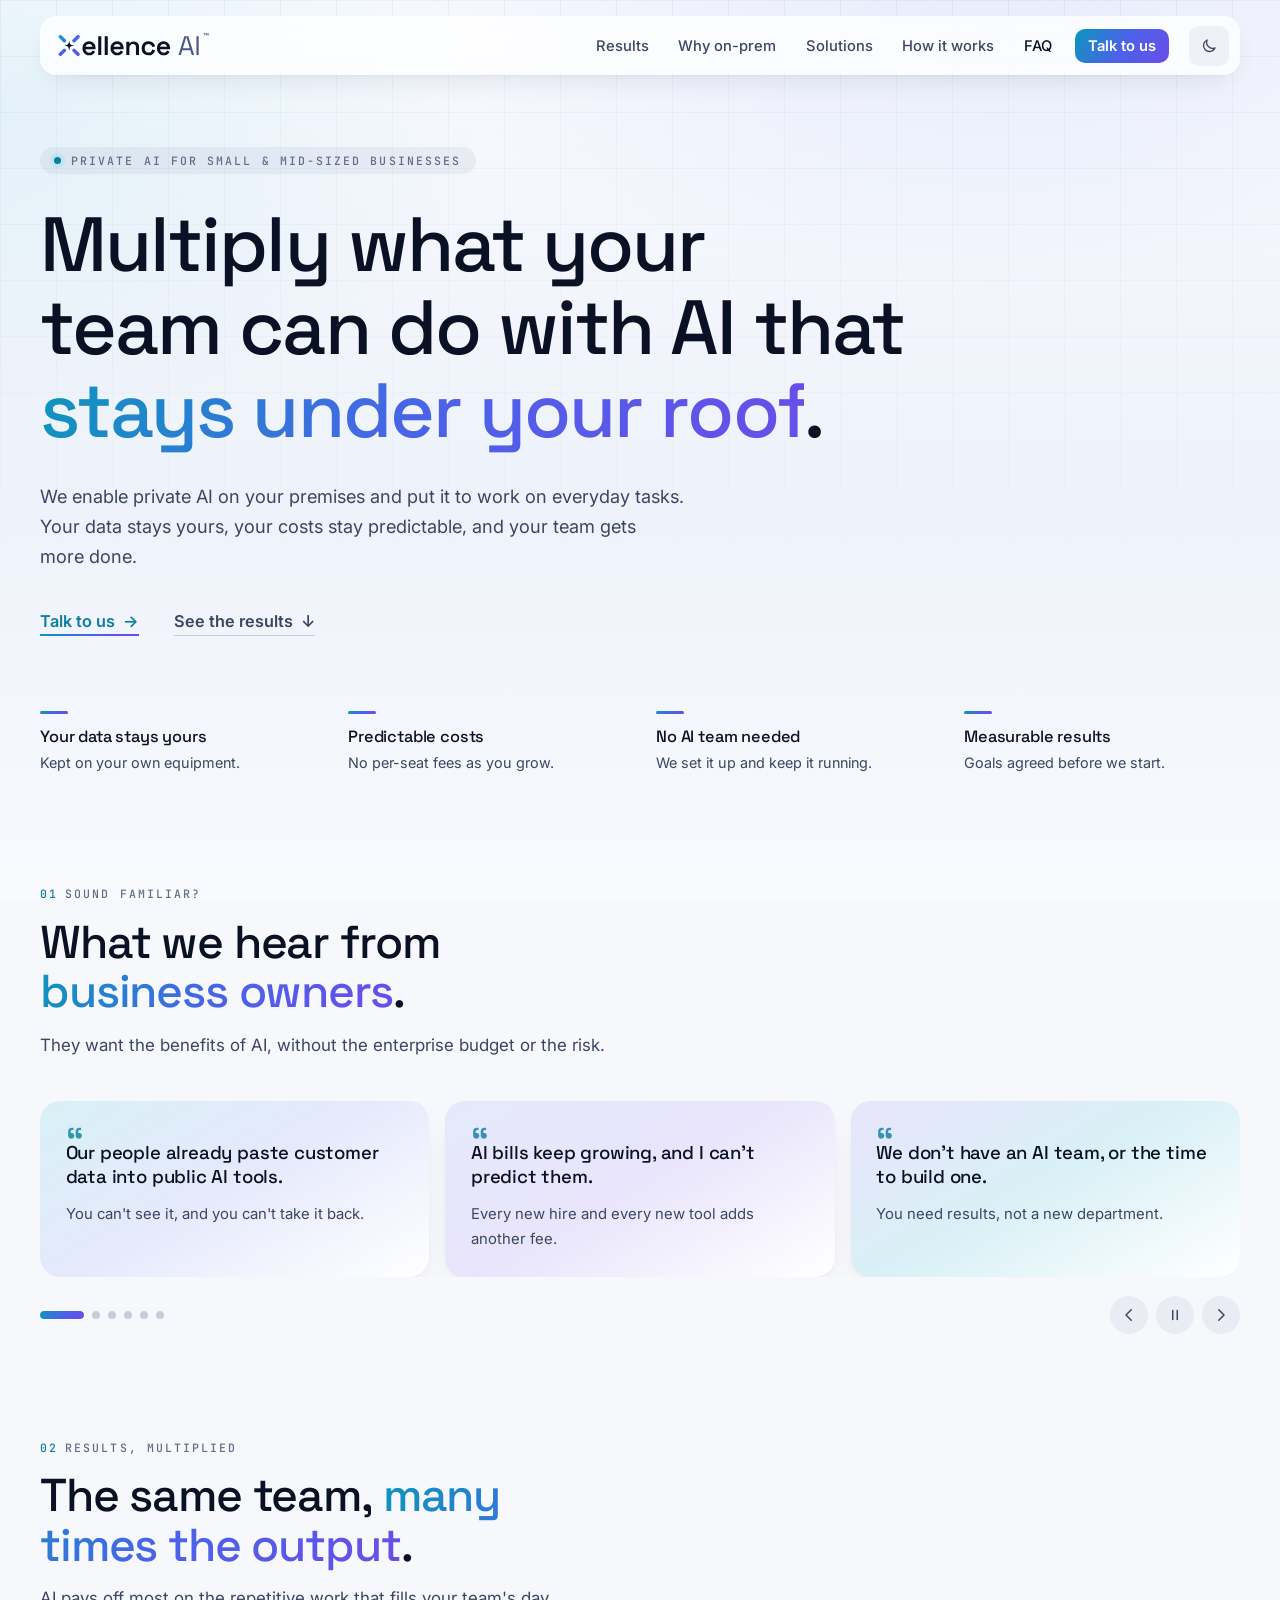
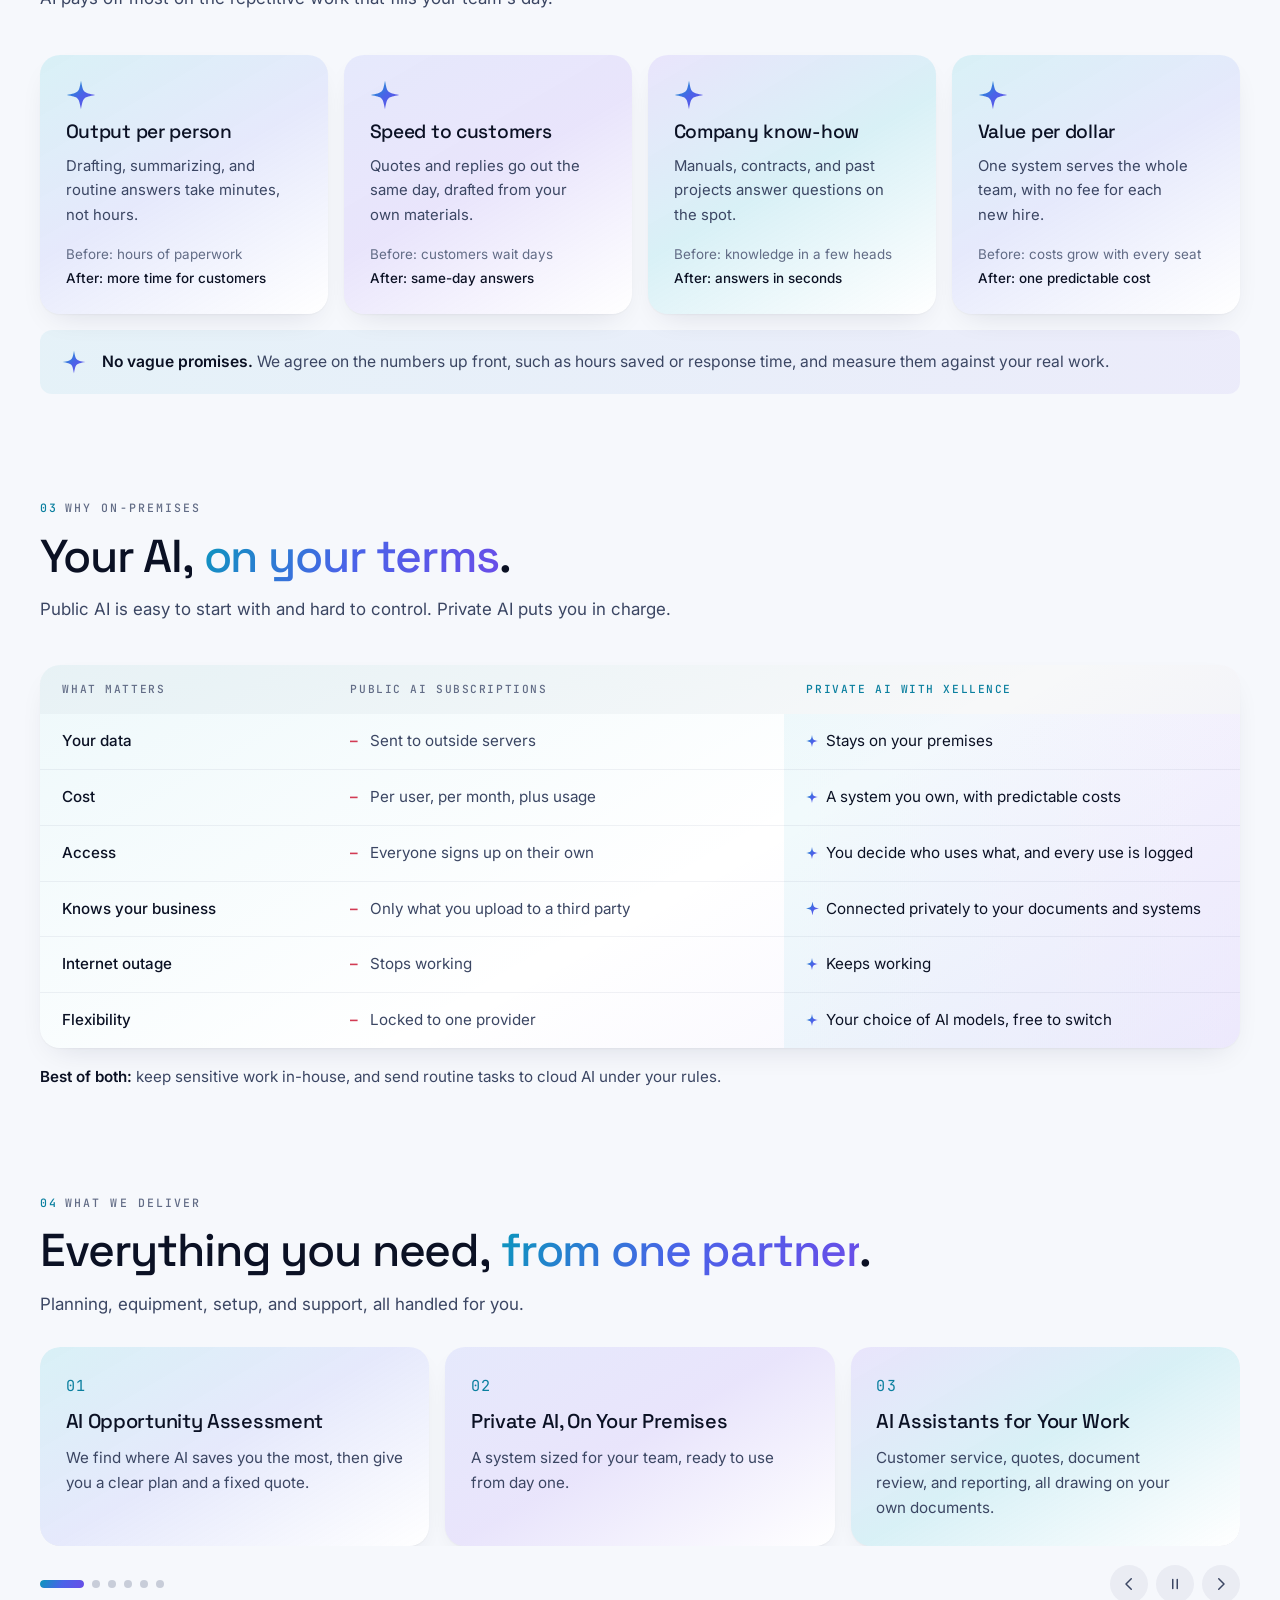
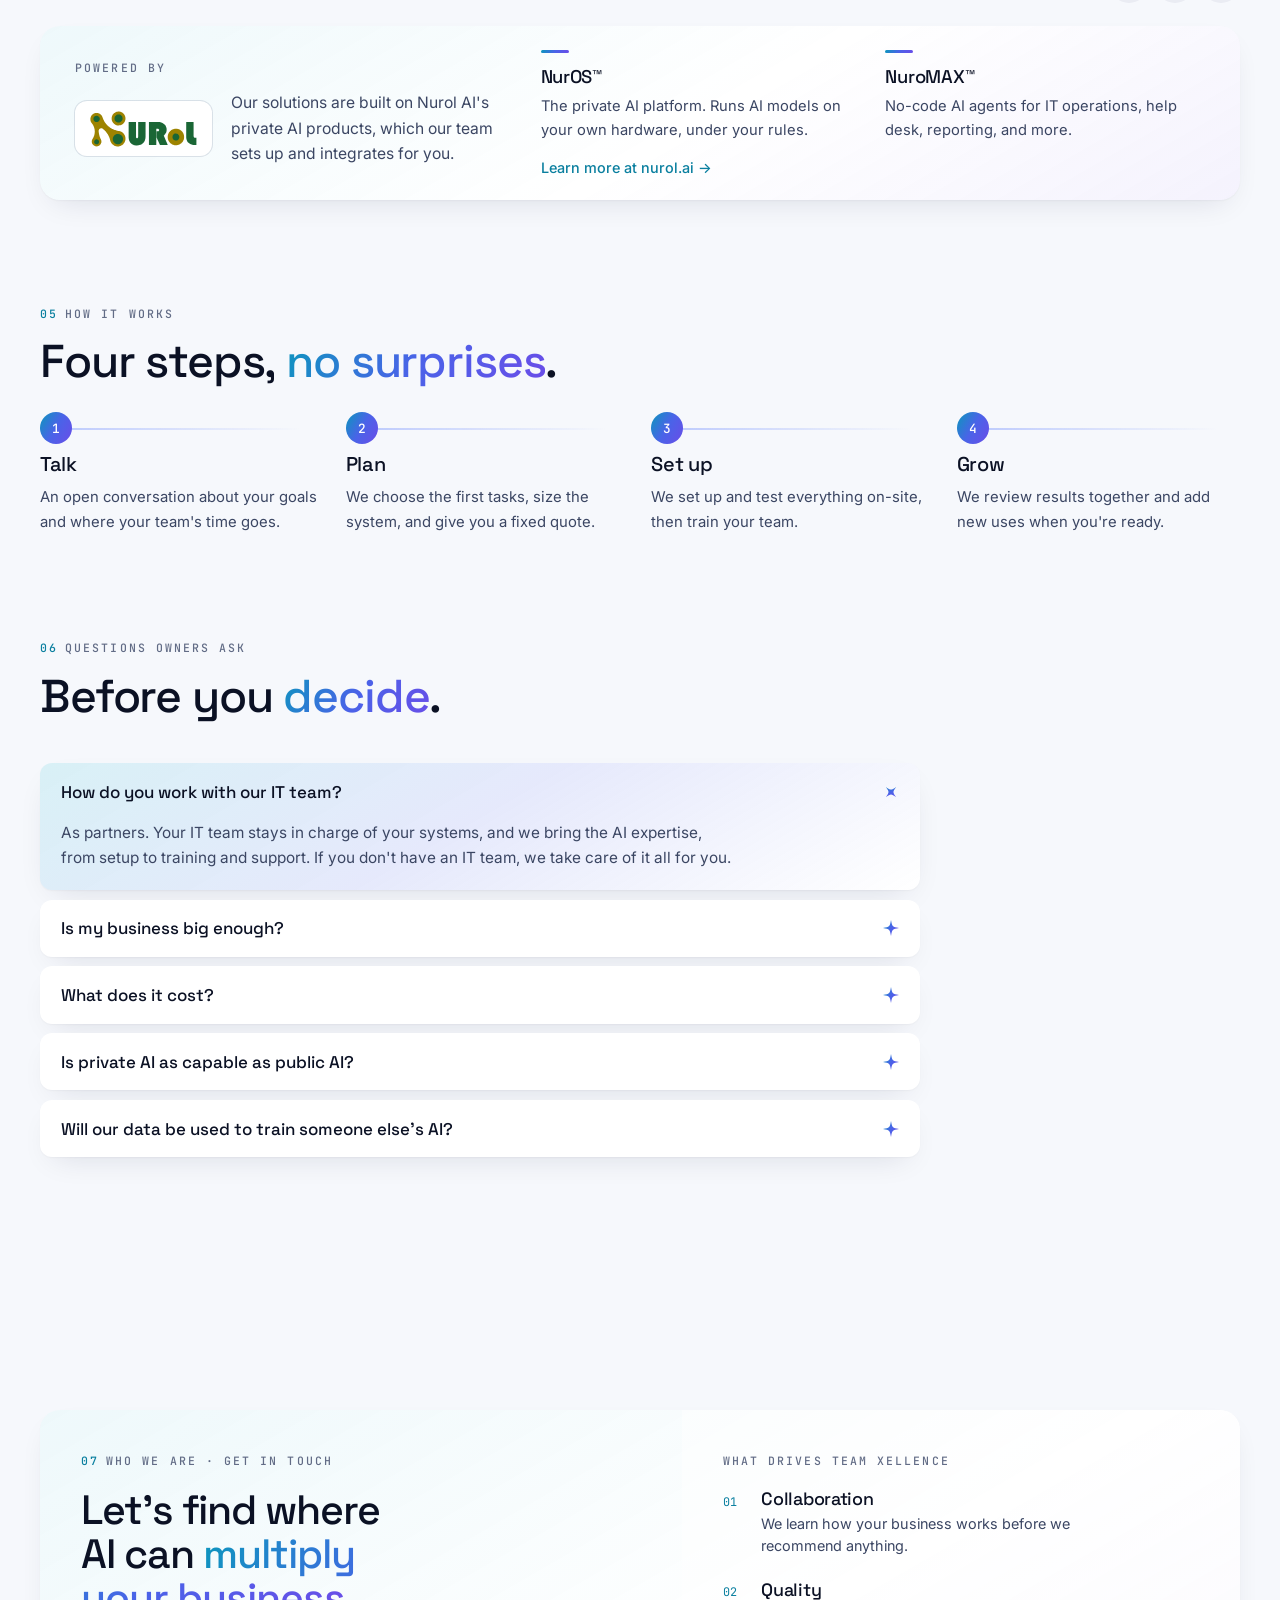
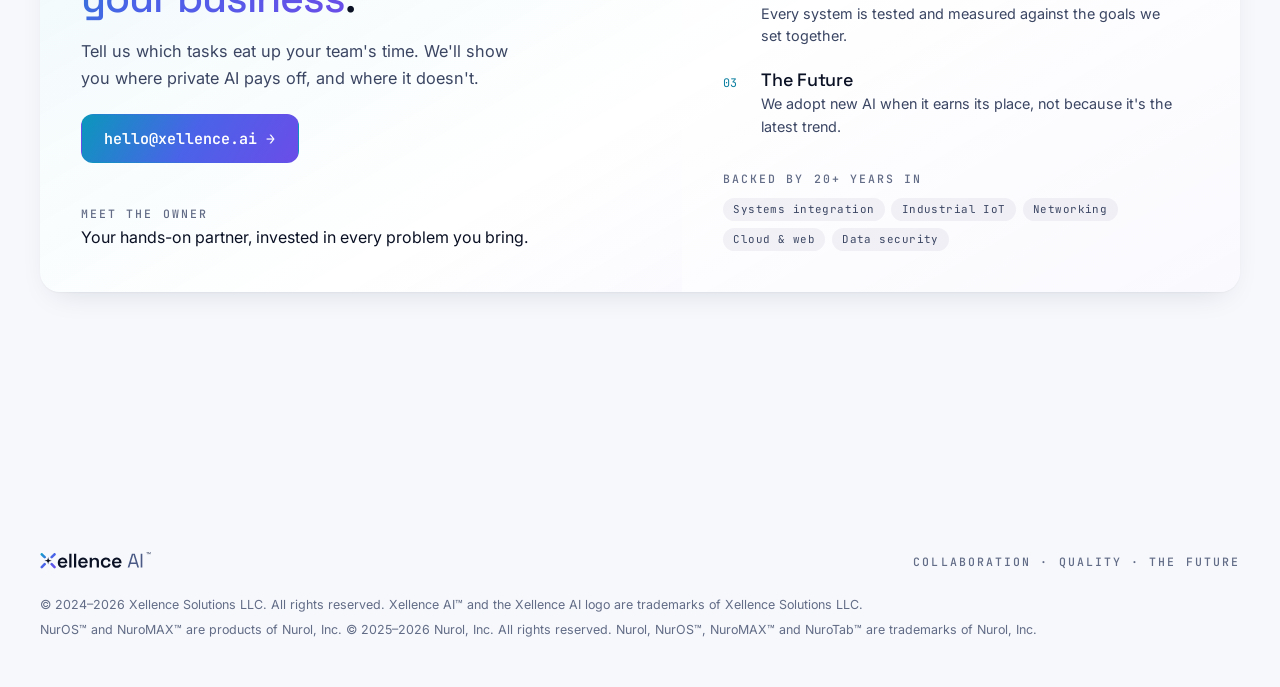
<file: index.html>
<!DOCTYPE html>
<html lang="en">
  <head>
    <meta charset="UTF-8" />
    <meta name="viewport" content="width=device-width, initial-scale=1.0" />
    <title>Xellence AI — Private AI for Small &amp; Mid-Sized Businesses</title>
    <meta
      name="description"
      content="Private, on-premises AI for small and mid-sized businesses. Your data stays yours, your costs stay predictable, and your team gets more done."
    />
    <link rel="canonical" href="https://xellence.ai/" />
    <meta name="theme-color" content="#070a16" />
    <script>
      // Old links to the profile section (xellence.ai/#profile) now go to the profile page.
      if (location.hash === '#profile') location.replace('./profile/');
    </script>
    <script>
      // Theme before first paint: saved choice, else the system setting.
      (function () {
        var t = null;
        try { t = localStorage.getItem('xl-theme'); } catch (e) {}
        if (t !== 'light' && t !== 'dark') t = matchMedia('(prefers-color-scheme: light)').matches ? 'light' : 'dark';
        document.documentElement.setAttribute('data-theme', t);
        document.querySelector('meta[name="theme-color"]').setAttribute('content', t === 'light' ? '#f6f8fc' : '#070a16');
      })();
    </script>
    <link rel="icon" type="image/svg+xml" href="./favicon.svg" />
    <link rel="icon" type="image/png" sizes="32x32" href="./images/favicon-32.png" />
    <link rel="apple-touch-icon" href="./images/apple-touch-icon-180.png" />
    <meta property="og:type" content="website" />
    <meta property="og:site_name" content="Xellence AI" />
    <meta property="og:url" content="https://xellence.ai/" />
    <meta property="og:title" content="Xellence AI — Private AI for Small &amp; Mid-Sized Businesses" />
    <meta property="og:description" content="Private, on-premises AI for small and mid-sized businesses. Your data stays yours, your costs stay predictable, and your team gets more done." />
    <meta property="og:image" content="https://xellence.ai/images/og-image-1200x630.png" />
    <meta property="og:image:width" content="1200" />
    <meta property="og:image:height" content="630" />
    <meta property="og:image:alt" content="Xellence AI: Private AI for small &amp; mid-sized businesses" />
    <meta name="twitter:card" content="summary_large_image" />
    <meta name="twitter:title" content="Xellence AI — Private AI for Small &amp; Mid-Sized Businesses" />
    <meta name="twitter:description" content="Private, on-premises AI for small and mid-sized businesses. Your data stays yours, your costs stay predictable, and your team gets more done." />
    <meta name="twitter:image" content="https://xellence.ai/images/og-image-1200x630.png" />
    <!-- Plain-text summaries for AI assistants and LLM crawlers -->
    <link rel="alternate" type="text/markdown" title="LLM summary" href="/llms.txt" />
    <link rel="alternate" type="text/markdown" title="LLM full content" href="/llms-full.txt" />
    <script type="application/ld+json">
      {
        "@context": "https://schema.org",
        "@graph": [
          {
            "@type": "Organization",
            "@id": "https://xellence.ai/#org",
            "name": "Xellence AI",
            "legalName": "Xellence Solutions LLC",
            "url": "https://xellence.ai/",
            "logo": "https://xellence.ai/images/mark-color-light-512.png",
            "image": "https://xellence.ai/images/og-image-1200x630.png",
            "email": "hello@xellence.ai",
            "description": "Private, on-premises AI for small and mid-sized businesses. Your data stays yours, your costs stay predictable, and your team gets more done.",
            "slogan": "Collaboration · Quality · The Future",
            "knowsAbout": [
              "Private AI",
              "On-premises AI",
              "AI assistants",
              "Systems integration",
              "Industrial IoT",
              "Networking",
              "Data security"
            ],
            "contactPoint": {
              "@type": "ContactPoint",
              "contactType": "sales",
              "email": "hello@xellence.ai"
            }
          },
          {
            "@type": "WebSite",
            "@id": "https://xellence.ai/#website",
            "url": "https://xellence.ai/",
            "name": "Xellence AI",
            "publisher": {
              "@id": "https://xellence.ai/#org"
            }
          },
          {
            "@type": "Person",
            "@id": "https://xellence.ai/#jeffrey-chang",
            "name": "Jeffrey Chang",
            "jobTitle": "Owner",
          "url": "https://xellence.ai/profile/",
          "sameAs": [
            "https://www.linkedin.com/in/jeffsschang/"
          ],
            "worksFor": {
              "@id": "https://xellence.ai/#org"
            },
            "image": "https://xellence.ai/jeffrey-chang.jpg"
          },
          {
            "@type": "FAQPage",
            "@id": "https://xellence.ai/#faq",
            "mainEntity": [
              {
                "@type": "Question",
                "name": "How do you work with our IT team?",
                "acceptedAnswer": {
                  "@type": "Answer",
                  "text": "As partners. Your IT team stays in charge of your systems, and we bring the AI expertise, from setup to training and support. If you don't have an IT team, we take care of it all for you."
                }
              },
              {
                "@type": "Question",
                "name": "Is my business big enough?",
                "acceptedAnswer": {
                  "@type": "Answer",
                  "text": "If several people spend their days on customers, documents, or reports, yes. We size the system to your team."
                }
              },
              {
                "@type": "Question",
                "name": "What does it cost?",
                "acceptedAnswer": {
                  "@type": "Answer",
                  "text": "It depends on your team and goals. After the assessment, you get a fixed quote for equipment, setup, and support, with no per-seat fees."
                }
              },
              {
                "@type": "Question",
                "name": "Is private AI as capable as public AI?",
                "acceptedAnswer": {
                  "@type": "Answer",
                  "text": "For everyday work like writing, summarizing, and searching documents, yes. When a task needs more, non-sensitive work can go to a cloud service under your rules."
                }
              },
              {
                "@type": "Question",
                "name": "Will our data be used to train someone else's AI?",
                "acceptedAnswer": {
                  "@type": "Answer",
                  "text": "No. Your data stays on your equipment and is never shared without your permission."
                }
              }
            ]
          }
        ]
      }
    </script>
    <link rel="preconnect" href="https://fonts.googleapis.com" />
    <link rel="preconnect" href="https://fonts.gstatic.com" crossorigin />
    <link
      href="https://fonts.googleapis.com/css2?family=Space+Grotesk:wght@400;500;600&family=Inter:wght@400;500;600&family=JetBrains+Mono:wght@400;500&display=swap"
      rel="stylesheet"
    />
    <link rel="stylesheet" href="./styles.css" />
  </head>
  <body>
    <!-- Brand mark sprite ("core spark", tile-free) -->
    <svg width="0" height="0" style="position:absolute" aria-hidden="true">
      <defs>
        <linearGradient id="xl-gu" gradientUnits="userSpaceOnUse" x1="13" y1="13" x2="51" y2="51">
          <stop offset="0" style="stop-color: var(--mk-1)" />
          <stop offset=".5" style="stop-color: var(--mk-2)" />
          <stop offset="1" style="stop-color: var(--mk-3)" />
        </linearGradient>
      <linearGradient id="xl-sg" gradientUnits="userSpaceOnUse" x1="23" y1="23" x2="41" y2="41">
          <stop offset="0" style="stop-color: var(--mk-1)" />
          <stop offset=".5" style="stop-color: var(--mk-2)" />
          <stop offset="1" style="stop-color: var(--mk-3)" />
        </linearGradient>
      </defs>
      <symbol id="xl-spark" viewBox="22.5 22.5 19 19">
        <path d="M32 23 C33.44 30.56 33.44 30.56 41 32 C33.44 33.44 33.44 33.44 32 41 C30.56 33.44 30.56 33.44 23 32 C30.56 30.56 30.56 30.56 32 23Z" fill="url(#xl-sg)" />
      </symbol>
      <!-- Logo v5: the mark is the X in "Xellence" (colors follow the theme) -->
      <symbol id="xl-logo" viewBox="0 0 159.95 24.52"><g transform="translate(-7.74 -8.47) scale(0.63226)"><path d="M23.5 23.5 L16.5 16.5 M40.5 23.5 L47.5 16.5 M23.5 40.5 L16.5 47.5 M40.5 40.5 L47.5 47.5" fill="none" stroke="url(#xl-gu)" stroke-width="6.2" stroke-linecap="round"/><path d="M32 23 C33.44 30.56 33.44 30.56 41 32 C33.44 33.44 33.44 33.44 32 41 C30.56 33.44 30.56 33.44 23 32 C30.56 30.56 30.56 30.56 32 23Z" style="fill: var(--mk-spark)"/></g><path d="M34.763994140625 22.680000000000003Q32.53874450683594 22.680000000000003 30.848994140625003 21.735000000000003Q29.159243774414062 20.790000000000003 28.216868591308593 19.067624816894533Q27.274493408203124 17.345249633789063 27.274493408203124 15.026248168945315V14.666248168945314Q27.274493408203124 12.341997070312502 28.204493408203128 10.622246704101563Q29.134493408203127 8.902496337890627 30.806618957519532 7.957496337890627Q32.47874450683594 7.012496337890628 34.677745971679684 7.012496337890628Q36.841497802734374 7.012496337890628 38.45362335205078 7.966497802734377Q40.065748901367186 8.920499267578126 40.965748901367185 10.624500732421875Q41.86574890136718 12.328502197265626 41.86574890136718 14.598002929687503V15.830256958007816H30.757518310546875Q30.822767944335936 17.570242309570315 31.989386901855468 18.62211090087891Q33.156005859375 19.673979492187502 34.862995605468754 19.673979492187502Q36.53174011230469 19.673979492187502 37.34736053466797 18.941982421875004Q38.16298095703125 18.2099853515625 38.58972839355469 17.28074157714844L41.42249633789062 18.743252563476563Q40.99724670410156 19.560000000000002 40.20224670410157 20.480249633789064Q39.40724670410157 21.400499267578127 38.097745971679686 22.040249633789067Q36.78824523925781 22.680000000000003 34.763994140625 22.680000000000003ZM30.787518310546876 13.23074157714844H38.37747436523438Q38.25747436523437 11.75175476074219 37.25585540771485 10.885135803222658Q36.254236450195314 10.018516845703127 34.652995605468746 10.018516845703127Q33.00750366210937 10.018516845703127 32.013010253906245 10.885135803222658Q31.018516845703125 11.75175476074219 30.787518310546876 13.23074157714844Z M44.82449340820312 22.26V1.2600000000000016H48.25801757812499V22.26Z M52.05449340820312 22.26V1.2600000000000016H55.488017578124996V22.26Z M66.05399414062501 22.680000000000003Q63.82874450683594 22.680000000000003 62.138994140625 21.735000000000003Q60.449243774414064 20.790000000000003 59.506868591308596 19.067624816894533Q58.56449340820313 17.345249633789063 58.56449340820313 15.026248168945315V14.666248168945314Q58.56449340820313 12.341997070312502 59.49449340820313 10.622246704101563Q60.424493408203126 8.902496337890627 62.09661895751954 7.957496337890627Q63.768744506835944 7.012496337890628 65.96774597167969 7.012496337890628Q68.13149780273437 7.012496337890628 69.74362335205078 7.966497802734377Q71.35574890136719 8.920499267578126 72.25574890136718 10.624500732421875Q73.15574890136719 12.328502197265626 73.15574890136719 14.598002929687503V15.830256958007816H62.04751831054688Q62.11276794433594 17.570242309570315 63.279386901855474 18.62211090087891Q64.446005859375 19.673979492187502 66.15299560546876 19.673979492187502Q67.8217401123047 19.673979492187502 68.63736053466798 18.941982421875004Q69.45298095703126 18.2099853515625 69.87972839355469 17.28074157714844L72.71249633789063 18.743252563476563Q72.28724670410156 19.560000000000002 71.49224670410156 20.480249633789064Q70.69724670410156 21.400499267578127 69.38774597167969 22.040249633789067Q68.07824523925781 22.680000000000003 66.05399414062501 22.680000000000003ZM62.07751831054688 13.23074157714844H69.66747436523438Q69.54747436523438 11.75175476074219 68.54585540771484 10.885135803222658Q67.54423645019531 10.018516845703127 65.94299560546875 10.018516845703127Q64.29750366210938 10.018516845703127 63.30301025390625 10.885135803222658Q62.308516845703124 11.75175476074219 62.07751831054688 13.23074157714844Z M76.11449340820313 22.26V7.432496337890628H79.488017578125V9.51373718261719H79.99651977539062Q80.388017578125 8.665491943359378 81.4200146484375 7.92374450683594Q82.45201171875 7.181997070312502 84.51975769042969 7.181997070312502Q86.23350952148438 7.181997070312502 87.54113433837891 7.95337371826172Q88.84875915527344 8.72475036621094 89.5818832397461 10.109251098632814Q90.31500732421875 11.49375183105469 90.31500732421875 13.380000000000003V22.26H86.88148315429687V13.648502197265627Q86.88148315429687 11.842510986328127 85.99086273193359 10.96576354980469Q85.10024230957032 10.089016113281252 83.48624816894531 10.089016113281252Q81.65700439453126 10.089016113281252 80.60251098632813 11.30176208496094Q79.548017578125 12.514508056640627 79.548017578125 14.747246704101563V22.26Z M100.89674743652344 22.680000000000003Q98.7419970703125 22.680000000000003 97.00274597167967 21.77737518310547Q95.26349487304687 20.87475036621094 94.253994140625 19.16475036621094Q93.24449340820313 17.454750366210938 93.24449340820313 15.04574890136719V14.64674743652344Q93.24449340820313 12.232496337890627 94.253994140625 10.525121154785158Q95.26349487304687 8.81774597167969 97.00274597167967 7.915121154785159Q98.7419970703125 7.012496337890628 100.89674743652344 7.012496337890628Q103.02149780273437 7.012496337890628 104.53837371826171 7.770370788574222Q106.05524963378906 8.528245239257815 106.9792510986328 9.827995605468752Q107.90325256347656 11.127745971679689 108.18750366210938 12.73574890136719L104.85823059082031 13.442254028320315Q104.73298095703124 12.495007324218752 104.28148315429686 11.730385437011721Q103.8299853515625 10.96576354980469 103.00986419677734 10.516890563964846Q102.18974304199219 10.068017578125001 100.97099853515624 10.068017578125001Q99.75225402832031 10.068017578125001 98.7768832397461 10.605014648437502Q97.80151245117187 11.142011718750002 97.23976501464844 12.180007324218753Q96.678017578125 13.218002929687502 96.678017578125 14.701497802734377V14.990998535156251Q96.678017578125 16.474493408203127 97.23976501464844 17.512489013671875Q97.80151245117187 18.550484619140626 98.7768832397461 19.087481689453128Q99.75225402832031 19.624478759765626 100.97099853515624 19.624478759765626Q102.80174011230469 19.624478759765626 103.75236053466796 18.676483154296875Q104.70298095703124 17.728487548828127 104.95348022460936 16.225491943359376L108.28275329589843 17.006248168945312Q107.91375183105468 18.564750366210937 106.98450073242188 19.864500732421874Q106.05524963378906 21.164251098632814 104.53837371826171 21.92212554931641Q103.02149780273437 22.680000000000003 100.89674743652344 22.680000000000003Z M117.803994140625 22.680000000000003Q115.57874450683593 22.680000000000003 113.88899414062499 21.735000000000003Q112.19924377441406 20.790000000000003 111.25686859130859 19.067624816894533Q110.31449340820312 17.345249633789063 110.31449340820312 15.026248168945315V14.666248168945314Q110.31449340820312 12.341997070312502 111.24449340820311 10.622246704101563Q112.17449340820312 8.902496337890627 113.84661895751952 7.957496337890627Q115.51874450683593 7.012496337890628 117.71774597167968 7.012496337890628Q119.88149780273436 7.012496337890628 121.49362335205078 7.966497802734377Q123.10574890136718 8.920499267578126 124.00574890136718 10.624500732421875Q124.90574890136718 12.328502197265626 124.90574890136718 14.598002929687503V15.830256958007816H113.79751831054686Q113.86276794433593 17.570242309570315 115.02938690185546 18.62211090087891Q116.19600585937499 19.673979492187502 117.90299560546873 19.673979492187502Q119.57174011230468 19.673979492187502 120.38736053466796 18.941982421875004Q121.20298095703124 18.2099853515625 121.62972839355467 17.28074157714844L124.46249633789061 18.743252563476563Q124.03724670410155 19.560000000000002 123.24224670410155 20.480249633789064Q122.44724670410156 21.400499267578127 121.13774597167968 22.040249633789067Q119.8282452392578 22.680000000000003 117.803994140625 22.680000000000003ZM113.82751831054686 13.23074157714844H121.41747436523437Q121.29747436523436 11.75175476074219 120.29585540771484 10.885135803222658Q119.2942364501953 10.018516845703127 117.69299560546874 10.018516845703127Q116.04750366210936 10.018516845703127 115.05301025390624 10.885135803222658Q114.05851684570311 11.75175476074219 113.82751831054686 13.23074157714844Z" style="fill: var(--logo-word)"/><path d="M134.34750659179684 22.26 140.8260362548828 1.2600000000000016H145.25515979003904L151.73368945312498 22.26H149.1234349365234L147.51482043457028 16.95837890625H138.56637561035154L136.95776110839842 22.26ZM139.2194670410156 14.661621093750002H146.86172900390622L143.24669604492186 2.791470336914063H142.8345Z M154.30051318359375 22.26V1.2600000000000016H156.812068359375V22.26Z" style="fill: var(--brand-ai)"/></symbol>
    </svg>

    <div class="backdrop" aria-hidden="true"></div>

    <div class="page-shell">
      <header class="site-header">
        <a class="brand" href="#top" aria-label="Xellence AI home">
          <svg class="brand-logo" aria-hidden="true"><use href="#xl-logo" /></svg><span class="brand-tm" aria-hidden="true">&trade;</span>
        </a>
        <button class="theme-toggle" type="button" aria-label="Switch to light mode" title="Switch to light mode">
          <svg class="i-sun" viewBox="0 0 24 24" aria-hidden="true"><circle cx="12" cy="12" r="4" /><path d="M12 2.5v2M12 19.5v2M4.6 4.6l1.4 1.4M18 18l1.4 1.4M2.5 12h2M19.5 12h2M4.6 19.4L6 18M18 6l1.4-1.4" /></svg>
          <svg class="i-moon" viewBox="0 0 24 24" aria-hidden="true"><path d="M20 14.5A8 8 0 0 1 9.5 4a8 8 0 1 0 10.5 10.5z" /></svg>
        </button>
        <button class="nav-toggle" aria-label="Open menu" aria-expanded="false" aria-controls="site-nav">
          <span></span><span></span>
        </button>
        <nav class="site-nav" id="site-nav" aria-label="Primary">
          <a href="#results">Results</a>
          <a href="#on-prem">Why on-prem</a>
          <a href="#solutions">Solutions</a>
          <a href="#how">How it works</a>
          <a href="#faq">FAQ</a>
          <a href="#contact" class="nav-cta">Talk to us</a>
        </nav>
      </header>

      <main id="top">
        <!-- ============ HERO ============ -->
        <section class="hero">
          <div class="hero-meta">
            <span class="dot"></span>
            <span class="eyebrow">Private AI for small &amp; mid-sized businesses</span>
          </div>
          <h1 class="hero-title">
            Multiply what your team can do with AI that <span class="gradient-text">stays under your&nbsp;roof</span>.
          </h1>
          <p class="hero-lead">
            We enable private AI on your premises and put it to work on everyday tasks. Your data stays yours, your
            costs stay predictable, and your team gets more done.
          </p>
          <div class="hero-actions">
            <a class="hero-link hero-link-primary" href="#contact">Talk to us <span aria-hidden="true">&rarr;</span></a>
            <a class="hero-link" href="#results">See the results <span aria-hidden="true">&darr;</span></a>
          </div>

          <div class="hero-strip">
            <div>
              <h4>Your data stays yours</h4>
              <p>Kept on your own equipment.</p>
            </div>
            <div>
              <h4>Predictable costs</h4>
              <p>No per-seat fees as you grow.</p>
            </div>
            <div>
              <h4>No AI team needed</h4>
              <p>We set it up and keep it running.</p>
            </div>
            <div>
              <h4>Measurable results</h4>
              <p>Goals agreed before we start.</p>
            </div>
          </div>
        </section>

        <!-- ============ PAIN POINTS ============ -->
        <section id="challenges">
          <header class="section-head">
            <p class="eyebrow"><span class="n">01</span>Sound familiar?</p>
            <h2>What we hear from <span class="gradient-text">business owners</span>.</h2>
            <p class="lead">They want the benefits of AI, without the enterprise budget or the risk.</p>
          </header>

          <div class="carousel" data-dwell="6" aria-label="What business owners tell us">
            <div class="carousel-viewport">
              <div class="carousel-track">
                <article class="card pain">
                  <blockquote>Our people already paste customer data into public AI tools.</blockquote>
                  <p>You can't see it, and you can't take it back.</p>
                </article>
                <article class="card pain">
                  <blockquote>AI bills keep growing, and I can't predict them.</blockquote>
                  <p>Every new hire and every new tool adds another fee.</p>
                </article>
                <article class="card pain">
                  <blockquote>We don't have an AI team, or the time to build one.</blockquote>
                  <p>You need results, not a new department.</p>
                </article>
                <article class="card pain">
                  <blockquote>There are hundreds of AI tools. Where do we start?</blockquote>
                  <p>You need to know which tasks are worth automating first.</p>
                </article>
                <article class="card pain">
                  <blockquote>Our customers ask where their data goes.</blockquote>
                  <p>Contracts and industry rules demand a clear answer.</p>
                </article>
                <article class="card pain">
                  <blockquote>We tried AI once. It never stuck.</blockquote>
                  <p>Most AI tools never connect to your files, your systems, or the way your team works.</p>
                </article>
              </div>
            </div>
          </div>
        </section>

        <!-- ============ RESULTS / MULTIPLIER ============ -->
        <section id="results">
          <header class="section-head">
            <p class="eyebrow"><span class="n">02</span>Results, multiplied</p>
            <h2>The same team, <span class="gradient-text">many times the output</span>.</h2>
            <p class="lead">AI pays off most on the repetitive work that fills your team's day.</p>
          </header>

          <div class="multiplier">
            <article class="card mult">
              <svg class="x" aria-hidden="true"><use href="#xl-spark" /></svg>
              <h3>Output per person</h3>
              <p>Drafting, summarizing, and routine answers take minutes, not hours.</p>
              <div class="from-to"><span>Before: hours of paperwork</span><strong>After: more time for customers</strong></div>
            </article>
            <article class="card mult">
              <svg class="x" aria-hidden="true"><use href="#xl-spark" /></svg>
              <h3>Speed to customers</h3>
              <p>Quotes and replies go out the same day, drafted from your own materials.</p>
              <div class="from-to"><span>Before: customers wait days</span><strong>After: same-day answers</strong></div>
            </article>
            <article class="card mult">
              <svg class="x" aria-hidden="true"><use href="#xl-spark" /></svg>
              <h3>Company know-how</h3>
              <p>Manuals, contracts, and past projects answer questions on the spot.</p>
              <div class="from-to"><span>Before: knowledge in a few heads</span><strong>After: answers in seconds</strong></div>
            </article>
            <article class="card mult">
              <svg class="x" aria-hidden="true"><use href="#xl-spark" /></svg>
              <h3>Value per dollar</h3>
              <p>One system serves the whole team, with no fee for each new hire.</p>
              <div class="from-to"><span>Before: costs grow with every seat</span><strong>After: one predictable cost</strong></div>
            </article>
          </div>

          <div class="promise">
            <svg aria-hidden="true"><use href="#xl-spark" /></svg>
            <p>
              <strong>No vague promises.</strong> We agree on the numbers up front, such as hours saved or response time, and measure them against your real work.
            </p>
          </div>
        </section>

        <!-- ============ WHY ON-PREM ============ -->
        <section id="on-prem">
          <header class="section-head">
            <p class="eyebrow"><span class="n">03</span>Why on-premises</p>
            <h2>Your AI, <span class="gradient-text">on your terms</span>.</h2>
            <p class="lead">Public AI is easy to start with and hard to control. Private AI puts you in charge.</p>
          </header>

          <div class="card compare-card">
            <table class="compare">
              <thead>
                <tr><th>What matters</th><th>Public AI subscriptions</th><th class="us">Private AI with Xellence</th></tr>
              </thead>
              <tbody>
                <tr><th scope="row">Your data</th><td class="them">Sent to outside servers</td><td class="us">Stays on your premises</td></tr>
                <tr><th scope="row">Cost</th><td class="them">Per user, per month, plus usage</td><td class="us">A system you own, with predictable costs</td></tr>
                <tr><th scope="row">Access</th><td class="them">Everyone signs up on their own</td><td class="us">You decide who uses what, and every use is logged</td></tr>
                <tr><th scope="row">Knows your business</th><td class="them">Only what you upload to a third party</td><td class="us">Connected privately to your documents and systems</td></tr>
                <tr><th scope="row">Internet outage</th><td class="them">Stops working</td><td class="us">Keeps working</td></tr>
                <tr><th scope="row">Flexibility</th><td class="them">Locked to one provider</td><td class="us">Your choice of AI models, free to switch</td></tr>
              </tbody>
            </table>
          </div>
          <p class="compare-note">
            <strong>Best of both:</strong> keep sensitive work in-house, and send routine tasks to cloud AI under your
            rules.
          </p>
        </section>

        <!-- ============ SOLUTIONS ============ -->
        <section id="solutions">
          <header class="section-head">
            <p class="eyebrow"><span class="n">04</span>What we deliver</p>
            <h2>Everything you need, <span class="gradient-text">from one partner</span>.</h2>
            <p class="lead">Planning, equipment, setup, and support, all handled for you.</p>
          </header>

          <div class="carousel" data-dwell="6" aria-label="What we deliver">
            <div class="carousel-viewport">
              <div class="carousel-track">
                <article class="card solution-card">
                  <p class="card-index">01</p>
                  <h3>AI Opportunity Assessment</h3>
                  <p>We find where AI saves you the most, then give you a clear plan and a fixed quote.</p>
                </article>
                <article class="card solution-card">
                  <p class="card-index">02</p>
                  <h3>Private AI, On Your Premises</h3>
                  <p>A system sized for your team, ready to use from day one.</p>
                </article>
                <article class="card solution-card">
                  <p class="card-index">03</p>
                  <h3>AI Assistants for Your Work</h3>
                  <p>Customer service, quotes, document review, and reporting, all drawing on your own documents.</p>
                </article>
                <article class="card solution-card">
                  <p class="card-index">04</p>
                  <h3>Connected to Your Tools</h3>
                  <p>Email, files, CRM, ERP, and accounting, so AI works where your team already works.</p>
                </article>
                <article class="card solution-card">
                  <p class="card-index">05</p>
                  <h3>Security &amp; Access Control</h3>
                  <p>Sign in with company accounts, set permissions by role, and keep a record of every use.</p>
                </article>
                <article class="card solution-card">
                  <p class="card-index">06</p>
                  <h3>Training &amp; Support</h3>
                  <p>Hands-on training, ongoing support, and new uses whenever your team is ready.</p>
                </article>
              </div>
            </div>
          </div>

          <!-- Powered by Nurol -->
          <div id="powered-by" class="card powered">
            <div class="powered-lead">
              <p class="eyebrow">Powered by</p>
              <a class="nurol-badge" href="https://nurol.ai" target="_blank" rel="noopener noreferrer" aria-label="Nurol AI website">
                <img src="./nurol-logo.svg" alt="Nurol" />
              </a>
              <p>Our solutions are built on Nurol AI's private AI products, which our team sets up and integrates for you.</p>
            </div>
            <div class="powered-products">
              <div class="product">
                <h3>NurOS&trade;</h3>
                <p>The private AI platform. Runs AI models on your own hardware, under your rules.</p>
              </div>
              <div class="product">
                <h3>NuroMAX&trade;</h3>
                <p>No-code AI agents for IT operations, help desk, reporting, and more.</p>
              </div>
              <a class="powered-link" href="https://nurol.ai" target="_blank" rel="noopener noreferrer">Learn more at nurol.ai <span aria-hidden="true">&rarr;</span></a>
            </div>
          </div>
        </section>

        <!-- ============ HOW IT WORKS ============ -->
        <section id="how">
          <header class="section-head">
            <p class="eyebrow"><span class="n">05</span>How it works</p>
            <h2>Four steps, <span class="gradient-text">no surprises</span>.</h2>
          </header>

          <div class="steps">
            <article class="step">
              <h3>Talk</h3>
              <p>An open conversation about your goals and where your team's time goes.</p>
            </article>
            <article class="step">
              <h3>Plan</h3>
              <p>We choose the first tasks, size the system, and give you a fixed quote.</p>
            </article>
            <article class="step">
              <h3>Set up</h3>
              <p>We set up and test everything on-site, then train your team.</p>
            </article>
            <article class="step">
              <h3>Grow</h3>
              <p>We review results together and add new uses when you're ready.</p>
            </article>
          </div>
        </section>

        <!-- ============ FAQ ============ -->
        <section id="faq">
          <header class="section-head">
            <p class="eyebrow"><span class="n">06</span>Questions owners ask</p>
            <h2>Before you <span class="gradient-text">decide</span>.</h2>
          </header>

          <div class="faq">
            <details open>
              <summary>How do you work with our IT team?</summary>
              <p>As partners. Your IT team stays in charge of your systems, and we bring the AI expertise, from setup to training and support. If you don't have an IT team, we take care of it all for you.</p>
            </details>
            <details>
              <summary>Is my business big enough?</summary>
              <p>If several people spend their days on customers, documents, or reports, yes. We size the system to your team.</p>
            </details>
            <details>
              <summary>What does it cost?</summary>
              <p>It depends on your team and goals. After the assessment, you get a fixed quote for equipment, setup, and support, with no per-seat fees.</p>
            </details>
            <details>
              <summary>Is private AI as capable as public AI?</summary>
              <p>For everyday work like writing, summarizing, and searching documents, yes. When a task needs more, non-sensitive work can go to a cloud service under your rules.</p>
            </details>
            <details>
              <summary>Will our data be used to train someone else's AI?</summary>
              <p>No. Your data stays on your equipment and is never shared without your permission.</p>
            </details>
          </div>
        </section>

        <!-- ============ WHO WE ARE + CONTACT ============ -->
        <section id="contact" class="meet">
          <span id="about" class="anchor" aria-hidden="true"></span>
          <div class="card meet-card">
            <div class="meet-main">
              <p class="eyebrow"><span class="n">07</span>Who we are &middot; Get in touch</p>
              <h2>Let's find where AI can <span class="gradient-text">multiply your business</span>.</h2>
              <p class="meet-lead">Tell us which tasks eat up your team's time. We'll show you where private AI pays off, and where it doesn't.</p>
              <a class="button button-primary contact-cta" href="mailto:hello@xellence.ai">hello@xellence.ai <span aria-hidden="true">&rarr;</span></a>

              <a class="meet-owner" href="./profile/" aria-label="Meet the owner: your hands-on partner. View profile">
                <span class="meet-owner-text">
                  <span class="eyebrow">Meet the owner</span>
                  <span>Your hands-on partner, invested in every problem you bring.</span>
                </span>
              </a>
            </div>

            <div class="meet-side">
              <p class="eyebrow">What drives Team Xellence</p>
              <ul class="values">
                <li>
                  <span class="value-n">01</span>
                  <div><h3>Collaboration</h3><p>We learn how your business works before we recommend anything.</p></div>
                </li>
                <li>
                  <span class="value-n">02</span>
                  <div><h3>Quality</h3><p>Every system is tested and measured against the goals we set together.</p></div>
                </li>
                <li>
                  <span class="value-n">03</span>
                  <div><h3>The Future</h3><p>We adopt new AI when it earns its place, not because it's the latest trend.</p></div>
                </li>
              </ul>

              <div class="also">
                <span class="eyebrow">Backed by 20+ years in</span>
                <ul class="chip-row">
                  <li>Systems integration</li>
                  <li>Industrial IoT</li>
                  <li>Networking</li>
                  <li>Cloud &amp; web</li>
                  <li>Data security</li>
                </ul>
              </div>
            </div>
          </div>
        </section>
      </main>

      <footer class="site-footer">
        <a class="brand" href="#top" aria-label="Xellence AI home">
          <svg class="brand-logo" aria-hidden="true"><use href="#xl-logo" /></svg><span class="brand-tm" aria-hidden="true">&trade;</span>
        </a>
        <span class="eyebrow">Collaboration · Quality · The Future</span>
        <div class="legal">
          <p>&copy; 2024&ndash;2026 Xellence Solutions LLC. All rights reserved. Xellence AI&trade; and the Xellence AI logo are trademarks of Xellence Solutions LLC.</p>
          <p>
            NurOS&trade; and NuroMAX&trade; are products of Nurol, Inc. &copy; 2025&ndash;2026 Nurol, Inc. All rights
            reserved. Nurol, NurOS&trade;, NuroMAX&trade; and NuroTab&trade; are trademarks of Nurol, Inc.
          </p>
        </div>
      </footer>
    </div>

    <script src="./app.js"></script>
  </body>
</html>
</file>
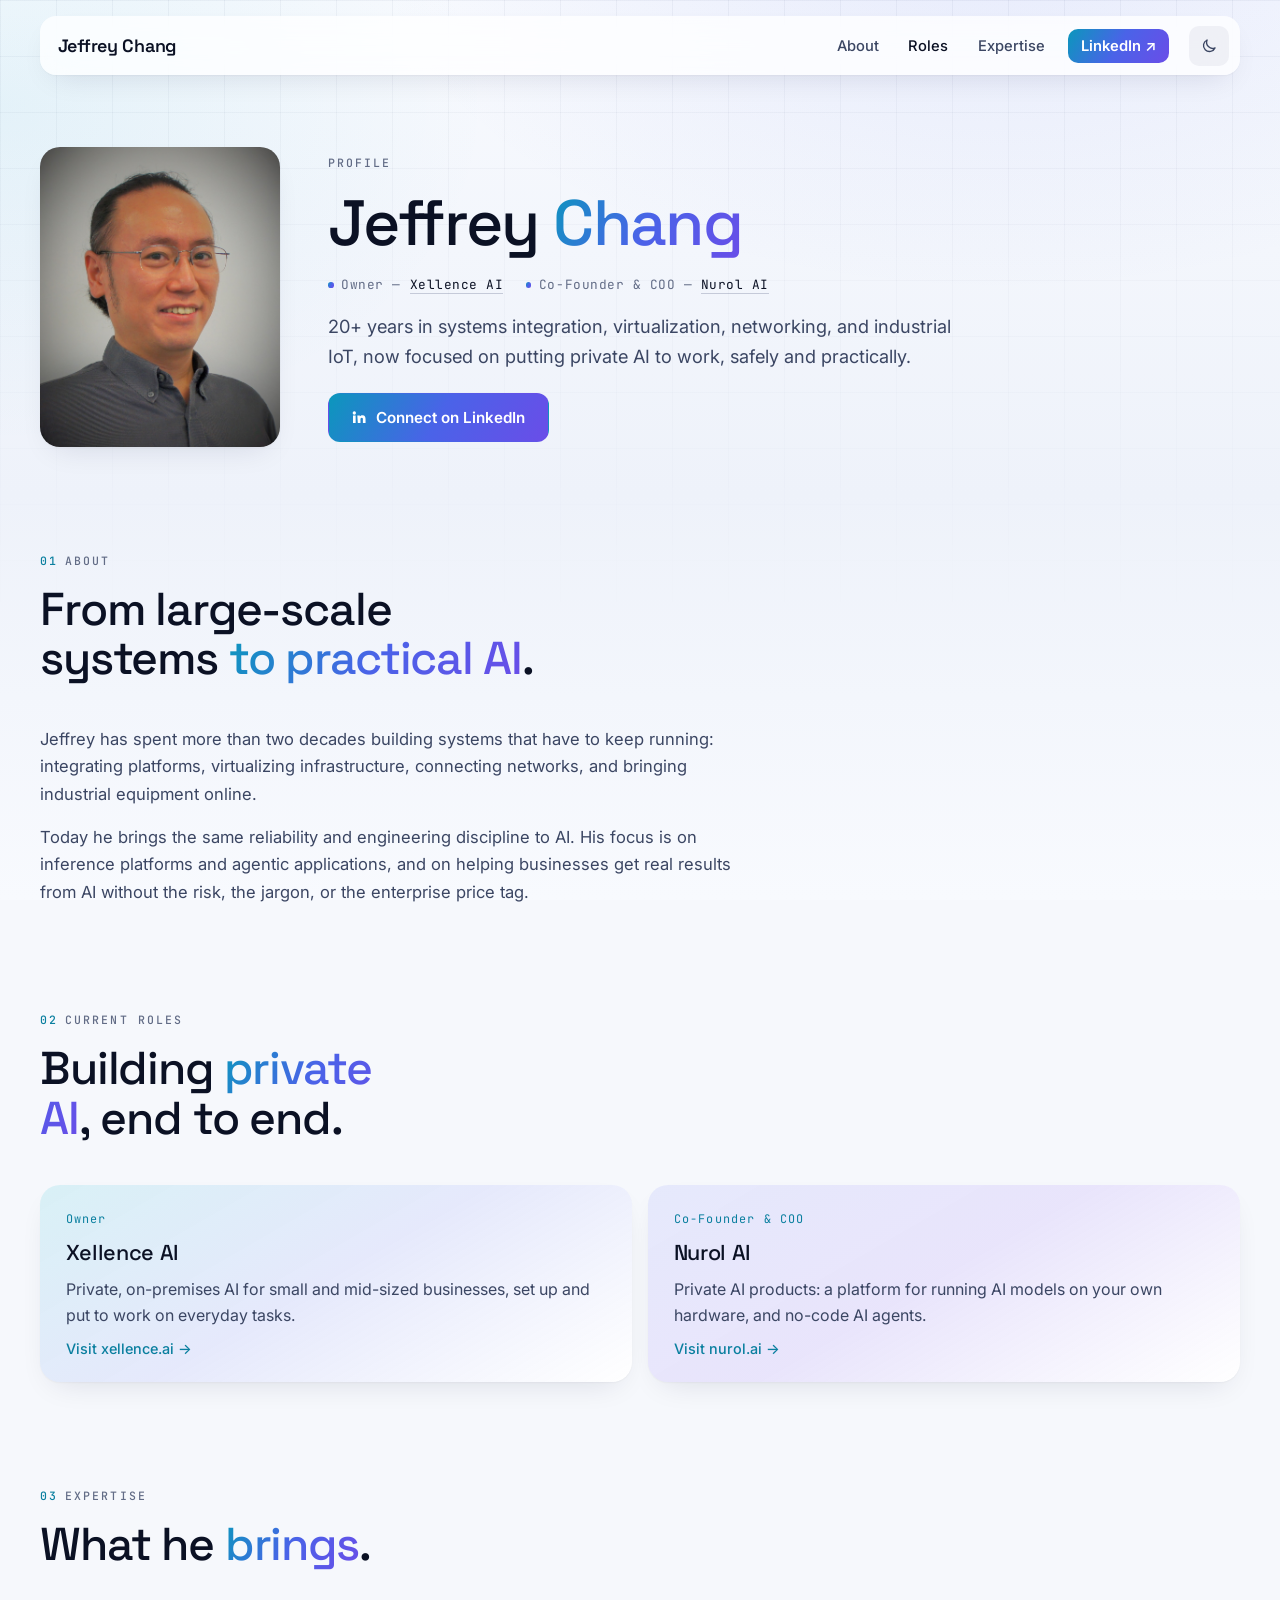
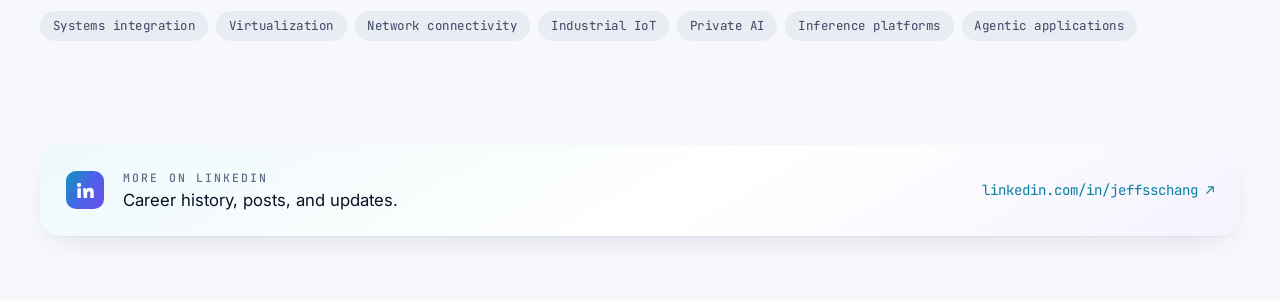
<file: profile/index.html>
<!DOCTYPE html>
<html lang="en">
  <head>
    <meta charset="UTF-8" />
    <meta name="viewport" content="width=device-width, initial-scale=1.0" />
    <title>Jeffrey Chang — Owner, Xellence AI</title>
    <meta name="description" content="Jeffrey Chang: owner of Xellence AI and co-founder & COO of Nurol AI. 20+ years in systems integration, virtualization, networking, and industrial IoT, now focused on private AI." />
    <link rel="canonical" href="https://xellence.ai/profile/" />
    <meta name="theme-color" content="#070a16" />
    <script>
      // Theme before first paint: saved choice, else the system setting.
      (function () {
        var t = null;
        try { t = localStorage.getItem('xl-theme'); } catch (e) {}
        if (t !== 'light' && t !== 'dark') t = matchMedia('(prefers-color-scheme: light)').matches ? 'light' : 'dark';
        document.documentElement.setAttribute('data-theme', t);
        document.querySelector('meta[name="theme-color"]').setAttribute('content', t === 'light' ? '#f6f8fc' : '#070a16');
      })();
    </script>
    <link rel="icon" type="image/svg+xml" href="./favicon.svg" />
    <meta property="og:type" content="profile" />
    <meta property="og:site_name" content="Jeffrey Chang" />
    <meta property="og:url" content="https://xellence.ai/profile/" />
    <meta property="og:title" content="Jeffrey Chang — Owner, Xellence AI" />
    <meta property="og:description" content="Jeffrey Chang: owner of Xellence AI and co-founder & COO of Nurol AI. 20+ years in systems integration, virtualization, networking, and industrial IoT, now focused on private AI." />
    <meta property="og:image" content="https://xellence.ai/jeffrey-chang.jpg" />
    <meta property="profile:first_name" content="Jeffrey" />
    <meta property="profile:last_name" content="Chang" />
    <meta name="twitter:card" content="summary" />
    <script type="application/ld+json">
      {
        "@context": "https://schema.org",
        "@type": "ProfilePage",
        "@id": "https://xellence.ai/profile/",
        "url": "https://xellence.ai/profile/",
        "name": "Jeffrey Chang",
        "mainEntity": {
          "@type": "Person",
          "@id": "https://xellence.ai/#jeffrey-chang",
          "name": "Jeffrey Chang",
          "url": "https://xellence.ai/profile/",
          "sameAs": [
            "https://www.linkedin.com/in/jeffsschang/"
          ],
          "image": "https://xellence.ai/jeffrey-chang.jpg",
          "jobTitle": [
            "Owner, Xellence AI",
            "Co-Founder & COO, Nurol AI"
          ],
          "worksFor": [
            {
              "@type": "Organization",
              "name": "Xellence AI",
              "url": "https://xellence.ai/"
            },
            {
              "@type": "Organization",
              "name": "Nurol AI",
              "url": "https://nurol.ai/"
            }
          ],
          "knowsAbout": [
            "Systems integration",
            "Virtualization",
            "Network connectivity",
            "Industrial IoT",
            "Private AI",
            "Inference platforms",
            "Agentic applications"
          ],
          "description": "Jeffrey Chang: owner of Xellence AI and co-founder & COO of Nurol AI. 20+ years in systems integration, virtualization, networking, and industrial IoT, now focused on private AI."
        }
      }
    </script>
    <link rel="preconnect" href="https://fonts.googleapis.com" />
    <link rel="preconnect" href="https://fonts.gstatic.com" crossorigin />
    <link
      href="https://fonts.googleapis.com/css2?family=Space+Grotesk:wght@400;500;600&family=Inter:wght@400;500;600&family=JetBrains+Mono:wght@400;500&display=swap"
      rel="stylesheet"
    />
    <link rel="stylesheet" href="../styles.css" />
    <style>
      /* Profile page */
      .pf-mark { font-family: var(--font-display); font-weight: 600; font-size: 1.12rem; letter-spacing: -0.015em; color: var(--text); text-decoration: none; white-space: nowrap; }
      .pf-mark:hover { color: var(--cyan); }
      .page-shell { padding-bottom: 4rem; }
      .pf-hero { display: grid; grid-template-columns: 240px minmax(0, 1fr); gap: 3rem; align-items: center; }
      .pf-photo { margin: 0; aspect-ratio: 4 / 5; border-radius: 20px; overflow: hidden; box-shadow: var(--card-shadow); }
      .pf-photo img { display: block; width: 100%; height: 100%; object-fit: cover; }
      .pf-intro { display: grid; gap: 1.1rem; }
      .pf-intro h1 { font-size: clamp(2.6rem, 5.5vw, 4rem); }
      .pf-roles { list-style: none; margin: 0; padding: 0; display: flex; flex-wrap: wrap; gap: 0.5rem 1.4rem; }
      .pf-roles li { font-family: var(--font-mono); font-size: 0.8rem; letter-spacing: 0.04em; color: var(--muted); }
      .pf-roles li::before { content: ""; display: inline-block; width: 0.45em; height: 0.45em; margin-right: 0.6em; vertical-align: 0.12em; border-radius: 50%; background: var(--gradient); }
      .pf-roles a { color: var(--text); text-decoration: none; border-bottom: 1px solid var(--line-strong); }
      .pf-roles a:hover { color: var(--cyan); border-color: var(--cyan); }
      .pf-lead { font-size: 1.14rem; max-width: 58ch; }
      .pf-about { display: grid; gap: 1rem; max-width: 70ch; }
      .pf-about p { font-size: 1.04rem; }
      .pf-cards { display: grid; grid-template-columns: repeat(2, minmax(0, 1fr)); gap: 1rem; }
      .pf-card { display: grid; gap: 0.7rem; align-content: start; }
      .pf-card .card-index { margin: 0; }
      .pf-card h3 { font-size: 1.35rem; }
      .pf-card a.more { font-size: 0.9rem; font-weight: 500; color: var(--cyan); text-decoration: none; width: fit-content; }
      .pf-card a.more:hover { text-decoration: underline; }
      .pf-chips { gap: 0.5rem; }
      .pf-chips li { font-size: 0.78rem; padding: 0.4rem 0.8rem; }
      .pf-actions { display: flex; flex-wrap: wrap; gap: 0.8rem; margin-top: 0.3rem; }
      .li-icon { width: 1.05em; height: 1.05em; fill: currentColor; flex-shrink: 0; }
      .pf-connect { display: grid; grid-template-columns: auto minmax(0, 1fr) auto; align-items: center; gap: 1.2rem; text-decoration: none; color: inherit; }
      .pf-connect > .li-icon { width: 2.4rem; height: 2.4rem; padding: 0.55rem; border-radius: 10px; color: var(--on-gradient); background: var(--gradient); }
      .pf-connect-text { display: grid; gap: 0.3rem; }
      .pf-connect-text span:last-child { color: var(--text); font-size: 1.05rem; }
      .pf-connect-url { font-family: var(--font-mono); font-size: 0.88rem; color: var(--cyan); white-space: nowrap; }
      .pf-connect:hover .pf-connect-url { text-decoration: underline; }
      @media (max-width: 860px) {
        .pf-hero { grid-template-columns: 1fr; gap: 1.8rem; }
        .pf-photo { max-width: 220px; }
        .pf-cards { grid-template-columns: 1fr; }
        .pf-connect { grid-template-columns: auto minmax(0, 1fr); }
        .pf-connect-url { grid-column: 1 / -1; white-space: normal; overflow-wrap: anywhere; }
      }
    </style>
  </head>
  <body>

    <div class="backdrop" aria-hidden="true"></div>

    <div class="page-shell">
      <header class="site-header">
        <a class="pf-mark" href="#top">Jeffrey Chang</a>
        <button class="theme-toggle" type="button" aria-label="Switch to light mode" title="Switch to light mode">
          <svg class="i-sun" viewBox="0 0 24 24" aria-hidden="true"><circle cx="12" cy="12" r="4" /><path d="M12 2.5v2M12 19.5v2M4.6 4.6l1.4 1.4M18 18l1.4 1.4M2.5 12h2M19.5 12h2M4.6 19.4L6 18M18 6l1.4-1.4" /></svg>
          <svg class="i-moon" viewBox="0 0 24 24" aria-hidden="true"><path d="M20 14.5A8 8 0 0 1 9.5 4a8 8 0 1 0 10.5 10.5z" /></svg>
        </button>
        <button class="nav-toggle" aria-label="Open menu" aria-expanded="false" aria-controls="site-nav">
          <span></span><span></span>
        </button>
        <nav class="site-nav" id="site-nav" aria-label="Profile">
          <a href="#about">About</a>
          <a href="#roles">Roles</a>
          <a href="#expertise">Expertise</a>
          <a href="https://www.linkedin.com/in/jeffsschang/" class="nav-cta" target="_blank" rel="noopener noreferrer">LinkedIn <span aria-hidden="true">&#8599;</span></a>
        </nav>
      </header>

      <main id="top">
        <!-- ============ INTRO ============ -->
        <section class="pf-hero">
          <figure class="pf-photo">
            <img src="../jeffrey-chang.jpg" alt="Jeffrey Chang" width="480" height="600" />
          </figure>
          <div class="pf-intro">
            <p class="eyebrow">Profile</p>
            <h1>Jeffrey <span class="gradient-text">Chang</span></h1>
            <ul class="pf-roles">
              <li>Owner — <a href="../">Xellence AI</a></li>
              <li>Co-Founder &amp; COO — <a href="https://nurol.ai" target="_blank" rel="noopener noreferrer">Nurol AI</a></li>
            </ul>
            <p class="pf-lead">
              20+ years in systems integration, virtualization, networking, and industrial IoT, now focused on putting private AI to work, safely and practically.
            </p>
            <div class="pf-actions">
              <a class="button button-primary" href="https://www.linkedin.com/in/jeffsschang/" target="_blank" rel="noopener noreferrer"><svg class="li-icon" viewBox="0 0 24 24" aria-hidden="true"><path d="M4.98 3.5a2.5 2.5 0 1 1 0 5 2.5 2.5 0 0 1 0-5zM3 9.75h4v11.25H3zM9.5 9.75h3.8v1.6h.06c.53-1 1.83-2.05 3.77-2.05 4.03 0 4.77 2.6 4.77 6V21h-4v-5.1c0-1.22-.02-2.78-1.7-2.78-1.7 0-1.96 1.33-1.96 2.7V21h-4z"/></svg> Connect on LinkedIn</a>
            </div>
          </div>
        </section>

        <!-- ============ ABOUT ============ -->
        <section id="about">
          <header class="section-head">
            <p class="eyebrow"><span class="n">01</span>About</p>
            <h2>From large-scale systems <span class="gradient-text">to practical AI</span>.</h2>
          </header>
          <div class="pf-about">
            <p>
              Jeffrey has spent more than two decades building systems that have to keep running: integrating
              platforms, virtualizing infrastructure, connecting networks, and bringing industrial equipment online.
            </p>
            <p>
              Today he brings the same reliability and engineering discipline to AI. His focus is on inference platforms and agentic applications, and on helping businesses get real results from AI without the risk, the jargon, or the enterprise price tag.
            </p>
          </div>
        </section>

        <!-- ============ ROLES ============ -->
        <section id="roles">
          <header class="section-head">
            <p class="eyebrow"><span class="n">02</span>Current roles</p>
            <h2>Building <span class="gradient-text">private AI</span>, end to end.</h2>
          </header>
          <div class="pf-cards">
            <article class="card pf-card">
              <p class="card-index">Owner</p>
              <h3>Xellence AI</h3>
              <p>Private, on-premises AI for small and mid-sized businesses, set up and put to work on everyday tasks.</p>
              <a class="more" href="../">Visit xellence.ai <span aria-hidden="true">&rarr;</span></a>
            </article>
            <article class="card pf-card">
              <p class="card-index">Co-Founder &amp; COO</p>
              <h3>Nurol AI</h3>
              <p>Private AI products: a platform for running AI models on your own hardware, and no-code AI agents.</p>
              <a class="more" href="https://nurol.ai" target="_blank" rel="noopener noreferrer">Visit nurol.ai <span aria-hidden="true">&rarr;</span></a>
            </article>
          </div>
        </section>

        <!-- ============ EXPERTISE ============ -->
        <section id="expertise">
          <header class="section-head">
            <p class="eyebrow"><span class="n">03</span>Expertise</p>
            <h2>What he <span class="gradient-text">brings</span>.</h2>
          </header>
          <ul class="chip-row pf-chips">
            <li>Systems integration</li>
            <li>Virtualization</li>
            <li>Network connectivity</li>
            <li>Industrial IoT</li>
            <li>Private AI</li>
            <li>Inference platforms</li>
            <li>Agentic applications</li>
          </ul>
        </section>

        <!-- ============ LINKEDIN ============ -->
        <section id="linkedin">
          <a class="card pf-connect" href="https://www.linkedin.com/in/jeffsschang/" target="_blank" rel="noopener noreferrer">
            <svg class="li-icon" viewBox="0 0 24 24" aria-hidden="true"><path d="M4.98 3.5a2.5 2.5 0 1 1 0 5 2.5 2.5 0 0 1 0-5zM3 9.75h4v11.25H3zM9.5 9.75h3.8v1.6h.06c.53-1 1.83-2.05 3.77-2.05 4.03 0 4.77 2.6 4.77 6V21h-4v-5.1c0-1.22-.02-2.78-1.7-2.78-1.7 0-1.96 1.33-1.96 2.7V21h-4z"/></svg>
            <span class="pf-connect-text">
              <span class="eyebrow">More on LinkedIn</span>
              <span>Career history, posts, and updates.</span>
            </span>
            <span class="pf-connect-url">linkedin.com/in/jeffsschang <span aria-hidden="true">&#8599;</span></span>
          </a>
        </section>
      </main>

    </div>

    <script src="../app.js"></script>
  </body>
</html>
</file>
<file: styles.css>
/* Xellence AI — site styles */
:root {
  --bg: #070a16;
  --surface: rgba(18, 25, 46, 0.6);
  --surface-strong: rgba(20, 28, 52, 0.9);
  --surface-flat: #0d1328;
  --line: rgba(140, 160, 220, 0.14);
  --line-strong: rgba(140, 160, 220, 0.28);
  --text: #eef2fb;
  --text-soft: #c3cbe0;
  --muted: #8592b5;
  --cyan: #4fd8f5;
  --blue: #6e8bff;
  --violet: #8f7bff;
  --ok: #4fd8a8;
  --no: #ff8a98;
  --gradient: linear-gradient(120deg, #4fd8f5 0%, #6e8bff 50%, #8f7bff 100%);
  --radius-lg: 20px;
  --radius-md: 12px;
  --font-display: "Space Grotesk", system-ui, sans-serif;
  --font-body: "Inter", system-ui, -apple-system, "Segoe UI", sans-serif;
  --font-mono: "JetBrains Mono", ui-monospace, "Cascadia Mono", monospace;
  --on-gradient: #0a0e1c;
  --brand-ai: #8fa3d9;
  --logo-word: #eef2fb;
  --header-bg: rgba(18, 25, 48, 0.72);
  --hover-bg: rgba(140, 160, 220, 0.08);
  --chip-bg: rgba(140, 160, 220, 0.09);
  --control-bg: rgba(140, 160, 220, 0.1);
  --control-bg-hover: rgba(140, 160, 220, 0.18);
  --inset-bg: rgba(7, 10, 22, 0.32);
  --thead-bg: rgba(7, 10, 22, 0.5);
  --us-tint: linear-gradient(90deg, rgba(79, 216, 245, 0.04), rgba(143, 123, 255, 0.05));
  /* Cards are shaped by a gradient wash, not an edge line */
  --cw-cyan: rgba(79, 216, 245, 0.2);
  --cw-blue: rgba(110, 139, 255, 0.2);
  --cw-violet: rgba(143, 123, 255, 0.22);
  --cw-base: rgba(17, 24, 46, 0.72);
  /* Calmer wash for large panels (table, Powered by, contact) */
  --pw-a: rgba(79, 216, 245, 0.09);
  --pw-b: rgba(143, 123, 255, 0.1);
  --card-shadow: none;
  --badge-ring: none;
  --bd-glow-1: rgba(110, 139, 255, 0.16);
  --bd-glow-2: rgba(79, 216, 245, 0.08);
  --bd-base: linear-gradient(180deg, #070a16 0%, #0a0f20 55%, #070a16 100%);
  --grid-line: rgba(140, 160, 220, 0.035);
  --hairline: rgba(140, 160, 220, 0.08);
  /* The spark from the logo, used as a mask and filled with the brand gradient */
  --spark-mask: url("data:image/svg+xml,%3Csvg xmlns='http://www.w3.org/2000/svg' viewBox='23 23 18 18'%3E%3Cpath d='M32 23C33.44 30.56 33.44 30.56 41 32C33.44 33.44 33.44 33.44 32 41C30.56 33.44 30.56 33.44 23 32C30.56 30.56 30.56 30.56 32 23Z'/%3E%3C/svg%3E");
  /* Brand mark colors (used by the inline SVG sprite) */
  --mk-1: #4fd8f5;
  --mk-2: #6e8bff;
  --mk-3: #8f7bff;
  --mk-spark: #f4f7ff;
  color-scheme: dark;
}

/* Light theme: chosen by the toggle, or by the system setting (set on <html> before first paint) */
:root[data-theme="light"] {
  --bg: #f6f8fc;
  --surface: rgba(255, 255, 255, 0.82);
  --surface-strong: #ffffff;
  --surface-flat: #ffffff;
  --line: rgba(22, 34, 80, 0.1);
  --line-strong: rgba(22, 34, 80, 0.2);
  --text: #0b1124;
  --text-soft: #3b4663;
  --muted: #626c86;
  --cyan: #0a7f9f;
  --blue: #4a63e8;
  --violet: #6a4de8;
  --ok: #138a63;
  --no: #d23b54;
  --gradient: linear-gradient(120deg, #0b97bc 0%, #4a63e8 50%, #6a4de8 100%);
  --on-gradient: #ffffff;
  --brand-ai: #4a5a85;
  --logo-word: #0b1124;
  --header-bg: rgba(255, 255, 255, 0.78);
  --hover-bg: rgba(22, 34, 80, 0.06);
  --chip-bg: rgba(22, 34, 80, 0.05);
  --control-bg: rgba(22, 34, 80, 0.05);
  --control-bg-hover: rgba(22, 34, 80, 0.1);
  --inset-bg: rgba(255, 255, 255, 0.55);
  --thead-bg: rgba(22, 34, 80, 0.03);
  --us-tint: linear-gradient(90deg, rgba(15, 165, 200, 0.06), rgba(106, 77, 232, 0.06));
  --cw-cyan: rgba(15, 165, 200, 0.16);
  --cw-blue: rgba(74, 99, 232, 0.14);
  --cw-violet: rgba(106, 77, 232, 0.15);
  --cw-base: #ffffff;
  --pw-a: rgba(15, 165, 200, 0.07);
  --pw-b: rgba(106, 77, 232, 0.07);
  --card-shadow: 0 1px 2px rgba(16, 24, 56, 0.04), 0 12px 32px -14px rgba(16, 24, 56, 0.14);
  --badge-ring: 0 0 0 1px rgba(22, 34, 80, 0.12);
  --bd-glow-1: rgba(74, 99, 232, 0.1);
  --bd-glow-2: rgba(15, 165, 200, 0.08);
  --bd-base: linear-gradient(180deg, #f8fafe 0%, #eef2fa 55%, #f8fafe 100%);
  --grid-line: rgba(22, 34, 80, 0.045);
  --hairline: rgba(22, 34, 80, 0.06);
  --mk-1: #0fa5c8;
  --mk-2: #4a63e8;
  --mk-3: #6a4de8;
  --mk-spark: #0b1124;
  color-scheme: light;
}

* { box-sizing: border-box; }
html { scroll-behavior: smooth; scroll-padding-top: 96px; }

body {
  margin: 0;
  min-height: 100vh;
  background: var(--bg);
  color: var(--text);
  font-family: var(--font-body);
  font-size: 16px;
  -webkit-font-smoothing: antialiased;
  overflow-x: hidden;
}
a { color: inherit; }

/* Background: one restrained glow + faint grid */
.backdrop {
  position: fixed;
  inset: 0;
  z-index: -1;
  pointer-events: none;
  background:
    radial-gradient(900px 520px at 78% -8%, var(--bd-glow-1), transparent 70%),
    radial-gradient(700px 480px at 0% 12%, var(--bd-glow-2), transparent 70%),
    var(--bd-base);
}
.backdrop::after {
  content: "";
  position: absolute;
  inset: 0;
  background-image:
    linear-gradient(var(--grid-line) 1px, transparent 1px),
    linear-gradient(90deg, var(--grid-line) 1px, transparent 1px);
  background-size: 56px 56px;
  mask-image: linear-gradient(180deg, black 0%, transparent 70%);
}

.page-shell { width: min(1200px, calc(100% - 2.5rem)); margin: 0 auto; padding: 1rem 0 3rem; }

/* ---------- Brand lockup ---------- */
.brand { display: inline-flex; align-items: center; gap: 0.7rem; text-decoration: none; color: var(--text); }
/* Logo v5 (viewBox 159.95 x 24.52): header size matches the 'B, larger' study */
.brand-logo { display: block; height: 22px; width: 143.5px; flex-shrink: 0; }
.brand-tm { align-self: flex-start; margin-left: -0.6rem; margin-top: -0.15rem; font-size: 0.6rem; line-height: 1; color: var(--text-soft); }

/* ---------- Header ---------- */
.site-header {
  position: sticky;
  top: 0.9rem;
  z-index: 30;
  display: flex;
  align-items: center;
  justify-content: space-between;
  gap: 1.25rem;
  padding: 0.6rem 0.7rem 0.6rem 1.1rem;
  background: var(--header-bg);
  backdrop-filter: blur(16px) saturate(140%);
  -webkit-backdrop-filter: blur(16px) saturate(140%);
  box-shadow: var(--card-shadow);
  border-radius: 16px;
}
.site-nav { display: flex; align-items: center; gap: 0.25rem; }
.site-nav a {
  text-decoration: none;
  color: var(--text-soft);
  font-size: 0.92rem;
  font-weight: 500;
  padding: 0.5rem 0.8rem;
  border-radius: 10px;
  transition: color 160ms ease, background 160ms ease;
}
.site-nav a:hover { color: var(--text); background: var(--hover-bg); }
.site-nav a.is-active { color: var(--text); }
.site-nav .nav-cta { margin-left: 0.4rem; color: var(--on-gradient); background: var(--gradient); font-weight: 600; }
.site-nav .nav-cta:hover { color: var(--on-gradient); background: var(--gradient); filter: brightness(1.08); }

.nav-toggle {
  display: none;
  background: var(--control-bg);
  border: 0;
  color: var(--text);
  border-radius: 10px;
  width: 40px; height: 40px;
  cursor: pointer;
}
/* Theme toggle: sun shown in dark mode (switch to light), moon in light mode */
.site-nav { order: 1; margin-left: auto; }
.theme-toggle {
  order: 2;
  display: grid;
  place-items: center;
  width: 40px; height: 40px;
  flex-shrink: 0;
  padding: 0;
  border-radius: 10px;
  border: 0;
  background: var(--control-bg);
  color: var(--text-soft);
  cursor: pointer;
  transition: color 160ms ease, background 160ms ease, border-color 160ms ease;
}
.theme-toggle:hover { color: var(--text); background: var(--control-bg-hover); }
.theme-toggle svg { width: 18px; height: 18px; fill: none; stroke: currentColor; stroke-width: 1.8; stroke-linecap: round; stroke-linejoin: round; }
:root[data-theme="dark"] .theme-toggle .i-moon, :root[data-theme="light"] .theme-toggle .i-sun { display: none; }
:root:not([data-theme]) .theme-toggle { display: none; }
/* Brief cross-fade while switching themes */
.theme-switching, .theme-switching *, .theme-switching *::before, .theme-switching *::after {
  transition: background-color 350ms ease, color 350ms ease, border-color 350ms ease, fill 350ms ease, stroke 350ms ease !important;
}
.nav-toggle span { display: block; width: 16px; height: 1.5px; background: currentColor; margin: 4px auto; }

/* ---------- Typography ---------- */
h1, h2, h3, h4 { margin: 0; font-family: var(--font-display); font-weight: 500; letter-spacing: -0.025em; line-height: 1.08; color: var(--text); }
h1 { font-size: clamp(2.5rem, 6vw, 4.8rem); }
h2 { font-size: clamp(1.9rem, 3.6vw, 2.9rem); text-wrap: balance; }
h3 { font-size: 1.25rem; letter-spacing: -0.015em; }
h4 { font-size: 1.02rem; letter-spacing: -0.01em; }
p { margin: 0; line-height: 1.65; color: var(--text-soft); text-wrap: pretty; }

.gradient-text { background: var(--gradient); -webkit-background-clip: text; background-clip: text; color: transparent; }
.eyebrow { font-family: var(--font-mono); font-size: 0.72rem; text-transform: uppercase; letter-spacing: 0.18em; color: var(--muted); font-weight: 500; }
.eyebrow .n { color: var(--cyan); margin-right: 0.6em; }

main { display: grid; grid-template-columns: minmax(0, 1fr); gap: 6.5rem; margin-top: 4.5rem; }
main > section { min-width: 0; }

/* ---------- Buttons ---------- */
.button {
  display: inline-flex;
  align-items: center;
  gap: 0.55rem;
  padding: 0.85rem 1.4rem;
  border-radius: 12px;
  font-weight: 600;
  font-size: 0.95rem;
  text-decoration: none;
  border: 1px solid transparent;
  transition: transform 180ms ease, filter 180ms ease, border-color 180ms ease;
}
.button:hover { transform: translateY(-1px); }
.button-primary { color: var(--on-gradient); background: var(--gradient); }
.button-primary:hover { filter: brightness(1.08); }
.button-ghost { color: var(--text); background: var(--control-bg); }
.button-ghost:hover { background: var(--control-bg-hover); }

/* ---------- Hero ---------- */
.hero { display: grid; grid-template-columns: minmax(0, 1fr); gap: 1.8rem; }
.hero-meta {
  display: inline-flex;
  align-items: center;
  gap: 0.6rem;
  width: fit-content;
  max-width: 100%;
  padding: 0.38rem 0.9rem;
  border-radius: 999px;
  background: var(--chip-bg);
}
.dot { width: 7px; height: 7px; border-radius: 50%; background: var(--cyan); box-shadow: 0 0 0 4px rgba(79, 216, 245, 0.16); flex-shrink: 0; }
.hero-title { max-width: 19ch; text-wrap: balance; }
.hero-lead { max-width: 60ch; font-size: 1.14rem; }
.hero-actions { display: flex; flex-wrap: wrap; align-items: center; gap: 0.8rem 2.2rem; margin-top: 0.4rem; }
/* Hero actions as plain text links (no button shape) */
.hero-link { display: inline-flex; align-items: center; gap: 0.5rem; padding: 0.3rem 0; font-size: 1.02rem; font-weight: 600; color: var(--text-soft); text-decoration: none; background-image: linear-gradient(var(--line-strong), var(--line-strong)); background-size: 100% 1px; background-position: 0 100%; background-repeat: no-repeat; transition: color 200ms ease, background-size 300ms ease; }
.hero-link:hover { color: var(--text); }
.hero-link span { transition: transform 200ms ease; }
.hero-link:hover span { transform: translateX(3px); }
.hero-link[href="#results"]:hover span { transform: translateY(3px); }
.hero-link-primary { color: var(--cyan); background-image: var(--gradient); background-size: 100% 2px; }
.hero-link-primary:hover { color: var(--cyan); filter: brightness(1.12); }

.hero-strip {
  display: grid;
  grid-template-columns: repeat(4, minmax(0, 1fr));
  gap: 1.4rem 2rem;
  margin-top: 2.5rem;
}
.hero-strip > div { padding: 0.4rem 0; }
/* Short gradient accent instead of divider lines (same motif as Powered by) */
.hero-strip h4::before, .product h3::before { content: ""; display: block; width: 28px; height: 3px; margin-bottom: 0.9rem; border-radius: 3px; background: var(--gradient); }
.hero-strip h4 { margin-bottom: 0.35rem; }
.hero-strip p { font-size: 0.9rem; line-height: 1.55; }

/* ---------- Section heads ---------- */
.section-head { display: grid; gap: 0.9rem; margin-bottom: 2.6rem; max-width: 64ch; }
.section-head p.lead { font-size: 1.06rem; }

/* ---------- Cards ---------- */
.card {
  position: relative;
  padding: 1.6rem;
  border-radius: var(--radius-lg);
  --c1: var(--cw-cyan);
  --c2: var(--cw-blue);
  border: 0;
  background: linear-gradient(150deg, var(--c1) 0%, var(--c2) 48%, transparent 100%), var(--cw-base);
  box-shadow: var(--card-shadow);
  transition: filter 300ms ease;
}
/* Card groups rotate hues: cyan → blue, blue → violet, violet → cyan */
:is(.carousel-track, .multiplier, .pf-cards) > .card:nth-child(3n+2) { --c1: var(--cw-blue); --c2: var(--cw-violet); }
:is(.carousel-track, .multiplier, .pf-cards) > .card:nth-child(3n) { --c1: var(--cw-violet); --c2: var(--cw-cyan); }
:is(.carousel-track, .multiplier, .pf-cards) > .card:hover { filter: saturate(1.35) brightness(1.06); }
/* Large panels use a calmer wash */
.card.panel, .compare-card, .powered, .meet-card, .pf-connect { --c1: var(--pw-a); --c2: var(--pw-b); background: linear-gradient(150deg, var(--c1) 0%, transparent 55%, var(--c2) 100%), var(--cw-base); }

.chip-row { list-style: none; padding: 0; margin: 0; display: flex; flex-wrap: wrap; gap: 0.4rem; }
.chip-row li {
  font-family: var(--font-mono);
  font-size: 0.68rem;
  letter-spacing: 0.04em;
  color: var(--text-soft);
  padding: 0.3rem 0.65rem;
  border-radius: 999px;
  background: var(--chip-bg);
}

/* ---------- Pain points ---------- */
/* Rolling carousel ('Sound familiar?', 'What we deliver'): 3 / 2 / 1 cards visible */
.carousel { --per: 3; --gap: 1rem; display: grid; gap: 1.2rem; }
.carousel-viewport { overflow: hidden; border-radius: var(--radius-lg); }
.carousel-track { display: flex; gap: var(--gap); transition: transform 900ms cubic-bezier(0.65, 0, 0.35, 1); }
.carousel-track.no-anim { transition: none; }
.carousel-track > * { flex: 0 0 calc((100% - (var(--per) - 1) * var(--gap)) / var(--per)); min-width: 0; }
/* Without JavaScript the row simply scrolls sideways */
.carousel:not(.is-ready) .carousel-viewport { overflow-x: auto; scroll-snap-type: x mandatory; }
.carousel:not(.is-ready) .carousel-track > * { scroll-snap-align: start; }
.carousel-controls { display: flex; align-items: center; justify-content: space-between; gap: 1rem; }
.carousel-dots { display: flex; align-items: center; gap: 0.5rem; }
.carousel-dot { position: relative; width: 8px; height: 8px; padding: 0; border: 0; border-radius: 999px; background: var(--line-strong); cursor: pointer; overflow: hidden; transition: width 400ms cubic-bezier(0.2, 0.8, 0.2, 1), background 240ms ease; }
.carousel-dot:hover { background: var(--muted); }
.carousel-dot[aria-current="true"] { width: 44px; background: var(--line-strong); }
.carousel-dot[aria-current="true"]::after { content: ""; position: absolute; inset: 0 auto 0 0; width: 100%; border-radius: inherit; background: var(--gradient); }
.carousel.is-auto .carousel-dot[aria-current="true"]::after { animation: carousel-fill var(--dwell, 6s) linear forwards; }
.carousel.is-paused .carousel-dot[aria-current="true"]::after { animation-play-state: paused; }
@keyframes carousel-fill { from { width: 0; } to { width: 100%; } }
.carousel-buttons { display: flex; gap: 0.5rem; }
.carousel-btn { display: grid; place-items: center; width: 38px; height: 38px; padding: 0; border-radius: 999px; border: 0; background: var(--control-bg); color: var(--text-soft); cursor: pointer; transition: color 200ms ease, background 200ms ease; }
.carousel-btn:hover { color: var(--text); background: var(--control-bg-hover); }
.carousel-btn:focus-visible, .carousel-dot:focus-visible { outline: 2px solid var(--cyan); outline-offset: 3px; }
.carousel-btn svg { width: 18px; height: 18px; fill: none; stroke: currentColor; stroke-width: 2; stroke-linecap: round; stroke-linejoin: round; }
.carousel-btn .i-play { display: none; fill: currentColor; stroke: none; }
.carousel.is-stopped .carousel-btn .i-pause { display: none; }
.carousel.is-stopped .carousel-btn .i-play { display: block; }
.pain { display: grid; gap: 0.8rem; align-content: start; }
.pain blockquote {
  margin: 0;
  font-family: var(--font-display);
  font-size: 1.16rem;
  font-weight: 500;
  line-height: 1.3;
  letter-spacing: -0.01em;
  color: var(--text);
}
.pain blockquote::before { content: "\201C"; display: block; font-size: 2.4rem; line-height: 0.8; height: 0.9rem; color: var(--cyan); opacity: 0.8; }
.pain p { font-size: 0.93rem; }

/* ---------- Multiplier ---------- */
.multiplier { display: grid; grid-template-columns: repeat(4, minmax(0, 1fr)); gap: 1rem; }
.mult { display: grid; gap: 0.7rem; align-content: start; }
.mult .x { width: 30px; height: 30px; }
.mult h3 { font-size: 1.2rem; }
.mult p { font-size: 0.93rem; }
.mult .from-to { display: grid; gap: 0.3rem; margin-top: 0.4rem; font-size: 0.84rem; line-height: 1.45; }
.mult .from-to span { color: var(--muted); }
.mult .from-to strong { color: var(--text); font-weight: 500; }
.promise {
  margin-top: 1rem;
  display: flex;
  gap: 1rem;
  align-items: center;
  padding: 1.2rem 1.4rem;
  border-radius: var(--radius-md);
  background: linear-gradient(90deg, var(--pw-a), var(--pw-b));
}
.promise p { font-size: 0.98rem; }
.promise p strong { color: var(--text); font-weight: 600; }
.promise svg { width: 24px; height: 24px; flex-shrink: 0; }

/* ---------- Comparison ---------- */
.compare-card { padding: 0; overflow: hidden; }
.compare { width: 100%; border-collapse: collapse; font-size: 0.95rem; }
.compare th, .compare td { text-align: left; padding: 1rem 1.4rem; border-bottom: 1px solid var(--hairline); vertical-align: top; line-height: 1.5; }
.compare thead th { font-family: var(--font-mono); font-size: 0.7rem; text-transform: uppercase; letter-spacing: 0.14em; color: var(--muted); font-weight: 500; background: var(--thead-bg); }
.compare thead th.us { color: var(--cyan); }
.compare tbody th { font-weight: 500; color: var(--text); width: 24%; }
.compare td { color: var(--text-soft); width: 38%; }
.compare td.them::before, .compare td.us::before { display: inline-block; width: 1.3em; font-weight: 600; }
.compare td.them::before { content: "\2013"; color: var(--no); }
.compare td.us::before { content: ""; width: 0.8em; height: 0.8em; margin-right: 0.5em; vertical-align: -0.06em; background: var(--gradient); -webkit-mask: var(--spark-mask) center / contain no-repeat; mask: var(--spark-mask) center / contain no-repeat; }
.compare td.us { color: var(--text); background: var(--us-tint); }
.compare tr:last-child th, .compare tr:last-child td { border-bottom: 0; }
.compare-note { margin-top: 1rem; font-size: 0.95rem; }
.compare-note strong { color: var(--text); font-weight: 600; }

/* ---------- Solutions ---------- */
.solution-card { display: grid; gap: 0.8rem; align-content: start; }
.card-index { font-family: var(--font-mono); font-size: 0.74rem; color: var(--cyan); letter-spacing: 0.1em; }
.solution-card p { font-size: 0.95rem; }
.also { margin-top: 1.4rem; display: flex; flex-wrap: wrap; align-items: center; gap: 0.6rem 1rem; }

/* ---------- Steps ---------- */
.steps { display: grid; grid-template-columns: repeat(4, minmax(0, 1fr)); gap: 1.4rem; counter-reset: step; margin-top: 1rem; }
.step { display: grid; gap: 0.6rem; align-content: start; position: relative; padding-top: 1.6rem; background: linear-gradient(90deg, rgba(110, 139, 255, 0.45), rgba(110, 139, 255, 0) 92%) top / 100% 2px no-repeat; }
.step::before {
  counter-increment: step;
  content: counter(step);
  position: absolute;
  top: -1rem;
  left: 0;
  width: 2rem; height: 2rem;
  border-radius: 50%;
  display: grid;
  place-items: center;
  font-family: var(--font-mono);
  font-size: 0.8rem;
  font-weight: 500;
  color: var(--on-gradient);
  background: var(--gradient);
}
.step p { font-size: 0.93rem; }

/* ---------- FAQ ---------- */
.faq { display: grid; gap: 0.6rem; max-width: 880px; }
.faq details { border-radius: var(--radius-md); background: var(--cw-base); box-shadow: var(--card-shadow); }
.faq details[open] { background: linear-gradient(150deg, var(--cw-cyan) 0%, var(--cw-blue) 48%, transparent 100%), var(--cw-base); }
.faq summary {
  cursor: pointer;
  list-style: none;
  display: flex;
  justify-content: space-between;
  align-items: center;
  gap: 1rem;
  padding: 1.1rem 1.3rem;
  font-family: var(--font-display);
  font-weight: 500;
  font-size: 1.06rem;
  color: var(--text);
}
.faq summary::-webkit-details-marker { display: none; }
.faq summary::after { content: ""; width: 16px; height: 16px; flex-shrink: 0; background: var(--gradient); -webkit-mask: var(--spark-mask) center / contain no-repeat; mask: var(--spark-mask) center / contain no-repeat; transition: transform 300ms cubic-bezier(0.2, 0.8, 0.2, 1); }
.faq summary:hover::after { transform: scale(1.15); }
.faq details[open] summary::after { transform: rotate(45deg) scale(0.9); }
.faq details p { padding: 0 1.3rem 1.2rem; font-size: 0.96rem; max-width: 72ch; }

/* ---------- Who we are + Get in touch (one screen) ---------- */
.meet { min-height: calc(100svh - 120px); display: grid; align-content: center; }
.meet .anchor { display: block; height: 0; }
.meet-card {
  display: grid;
  grid-template-columns: minmax(0, 1.15fr) minmax(0, 1fr);
  padding: 0;
  overflow: hidden;
}
.meet-main, .meet-side { padding: clamp(1.4rem, 3.2vw, 2.6rem); }
.meet-main { display: grid; gap: 1.1rem; align-content: start; justify-items: start; }
.meet-main h2 { max-width: 16ch; font-size: clamp(1.8rem, 3.2vw, 2.6rem); }
.meet-lead { max-width: 46ch; font-size: 1.02rem; }
.meet-main .contact-cta { margin-top: 0.3rem; }
.meet-side { display: grid; gap: 1.2rem; align-content: start; background: var(--inset-bg); }

.meet-owner { display: block; width: fit-content; margin-top: 1.6rem; text-decoration: none; color: inherit; }
.meet-owner-text { display: grid; gap: 0.35rem; }
.meet-owner-text span:last-child { font-size: 1rem; color: var(--text); transition: color 200ms ease; }
.meet-owner:hover .meet-owner-text span:last-child { color: var(--cyan); }

.values { list-style: none; margin: 0; padding: 0; display: grid; }
.values li { display: grid; grid-template-columns: 2.2rem minmax(0, 1fr); gap: 0.2rem; padding: 0.7rem 0; }
.values li:first-child { padding-top: 0; }
.value-n { font-family: var(--font-mono); font-size: 0.74rem; color: var(--cyan); padding-top: 0.3rem; }
.values h3 { font-size: 1.12rem; margin-bottom: 0.25rem; }
.values p { font-size: 0.9rem; line-height: 1.55; }
.meet-side .also { margin-top: 0.2rem; display: grid; gap: 0.7rem; }

/* ---------- Contact ---------- */
.contact-cta { font-family: var(--font-mono); font-size: 0.94rem; justify-content: center; }

/* ---------- Footer ---------- */
.site-footer { margin-top: 5rem; padding-top: 2rem; display: flex; flex-wrap: wrap; align-items: center; justify-content: space-between; gap: 1rem; }
.site-footer .brand-logo { height: 16px; width: 104.4px; }
.site-footer .brand-tm { font-size: 0.5rem; margin-left: -0.62rem; }
.site-footer .legal { flex-basis: 100%; display: grid; gap: 0.35rem; padding-top: 0.6rem; }
.site-footer .legal p { font-size: 0.78rem; line-height: 1.55; color: var(--muted); }

/* ---------- Powered by ---------- */
/* Sits inside #solutions, right under the carousel, so both fit one screen. */
.powered { display: grid; grid-template-columns: minmax(0, 0.9fr) minmax(0, 1.4fr); gap: 2.4rem; align-items: center; padding: 1.5rem 2.2rem; margin-top: 1.4rem; }
#solutions .section-head { max-width: none; margin-bottom: 1.8rem; }
.powered-lead { display: grid; grid-template-columns: auto minmax(0, 1fr); gap: 0.8rem 1.2rem; align-items: center; justify-items: start; }
.powered-lead .eyebrow { grid-column: 1 / -1; }
.powered-lead p:last-child { font-size: 0.98rem; }
.nurol-badge { display: inline-flex; background: #ffffff; box-shadow: var(--badge-ring); border-radius: 12px; padding: 0.6rem 0.9rem; transition: transform 180ms ease; }
.nurol-badge:hover { transform: translateY(-1px); }
.nurol-badge img { height: 36px; width: auto; display: block; }
.powered-products { display: grid; grid-template-columns: repeat(2, minmax(0, 1fr)); gap: 1rem 1.6rem; }
.product { display: grid; gap: 0.45rem; align-content: start; }
.product h3 { font-size: 1.15rem; }
.product p { font-size: 0.92rem; }
.powered-link { grid-column: 1 / -1; font-size: 0.9rem; font-weight: 500; color: var(--cyan); text-decoration: none; width: fit-content; }
.powered-link:hover { text-decoration: underline; }


/* ---------- Reveal ---------- */
.reveal { opacity: 0; transform: translateY(18px); transition: opacity 600ms cubic-bezier(0.2, 0.8, 0.2, 1), transform 600ms cubic-bezier(0.2, 0.8, 0.2, 1); }
.reveal.is-visible { opacity: 1; transform: none; }
:focus-visible { outline: 2px solid var(--cyan); outline-offset: 2px; }

/* ---------- Responsive ---------- */
@media (max-width: 1080px) {
  .multiplier { grid-template-columns: repeat(2, minmax(0, 1fr)); }
  .steps { grid-template-columns: repeat(2, minmax(0, 1fr)); row-gap: 2.6rem; }
  .carousel { --per: 2; }
}

@media (max-width: 860px) {
  .site-header { flex-wrap: wrap; }
  .nav-toggle { display: block; order: 2; }
  .theme-toggle { order: 1; margin-left: auto; }
  .site-nav { order: 3; margin-left: 0; }
  .site-nav { display: none; width: 100%; flex-direction: column; align-items: stretch; padding-top: 0.4rem; }
  .site-nav.open { display: flex; }
  .site-nav .nav-cta { margin: 0.3rem 0 0; text-align: center; }
  .hero-strip { grid-template-columns: repeat(2, minmax(0, 1fr)); }
  .meet { min-height: 0; }
  .meet-card { grid-template-columns: 1fr; }
  .powered { grid-template-columns: 1fr; }
  main { gap: 4.5rem; margin-top: 3rem; }
  /* Comparison table → stacked rows */
  .compare thead { display: none; }
  .compare, .compare tbody, .compare tr, .compare th, .compare td { display: block; width: 100%; }
  .compare tr { border-bottom: 1px solid var(--hairline); padding: 0.9rem 1.1rem; }
  .compare tr:last-child { border-bottom: 0; }
  .compare th, .compare td { border: 0; padding: 0.25rem 0; width: 100%; }
  .compare tbody th { padding-bottom: 0.4rem; width: 100%; }
  .compare td { width: 100%; }
  .compare td.us { background: none; }
  .compare td::after { display: block; font-family: var(--font-mono); font-size: 0.62rem; letter-spacing: 0.12em; text-transform: uppercase; color: var(--muted); margin: 0.1rem 0 0.3rem 1.3em; }
  .compare td.them::after { content: "Public AI subscriptions"; }
  .compare td.us::after { content: "Private AI with Xellence"; color: var(--cyan); }
}

@media (max-width: 560px) {
  .page-shell { width: calc(100% - 2rem); }
  .hero-meta { border-radius: 14px; }
  .hero-meta .eyebrow { letter-spacing: 0.12em; line-height: 1.5; }
  .carousel { --per: 1; }
  .hero-strip, .multiplier, .steps, .powered-products { grid-template-columns: 1fr; }
  .powered-lead { grid-template-columns: 1fr; }
  .card { padding: 1.3rem; }
  .meet-card { padding: 0; }
  .promise { align-items: flex-start; }
}

@media (prefers-reduced-motion: reduce) {
  html { scroll-behavior: auto; }
  .reveal { opacity: 1; transform: none; transition: none; }
}
</file>
